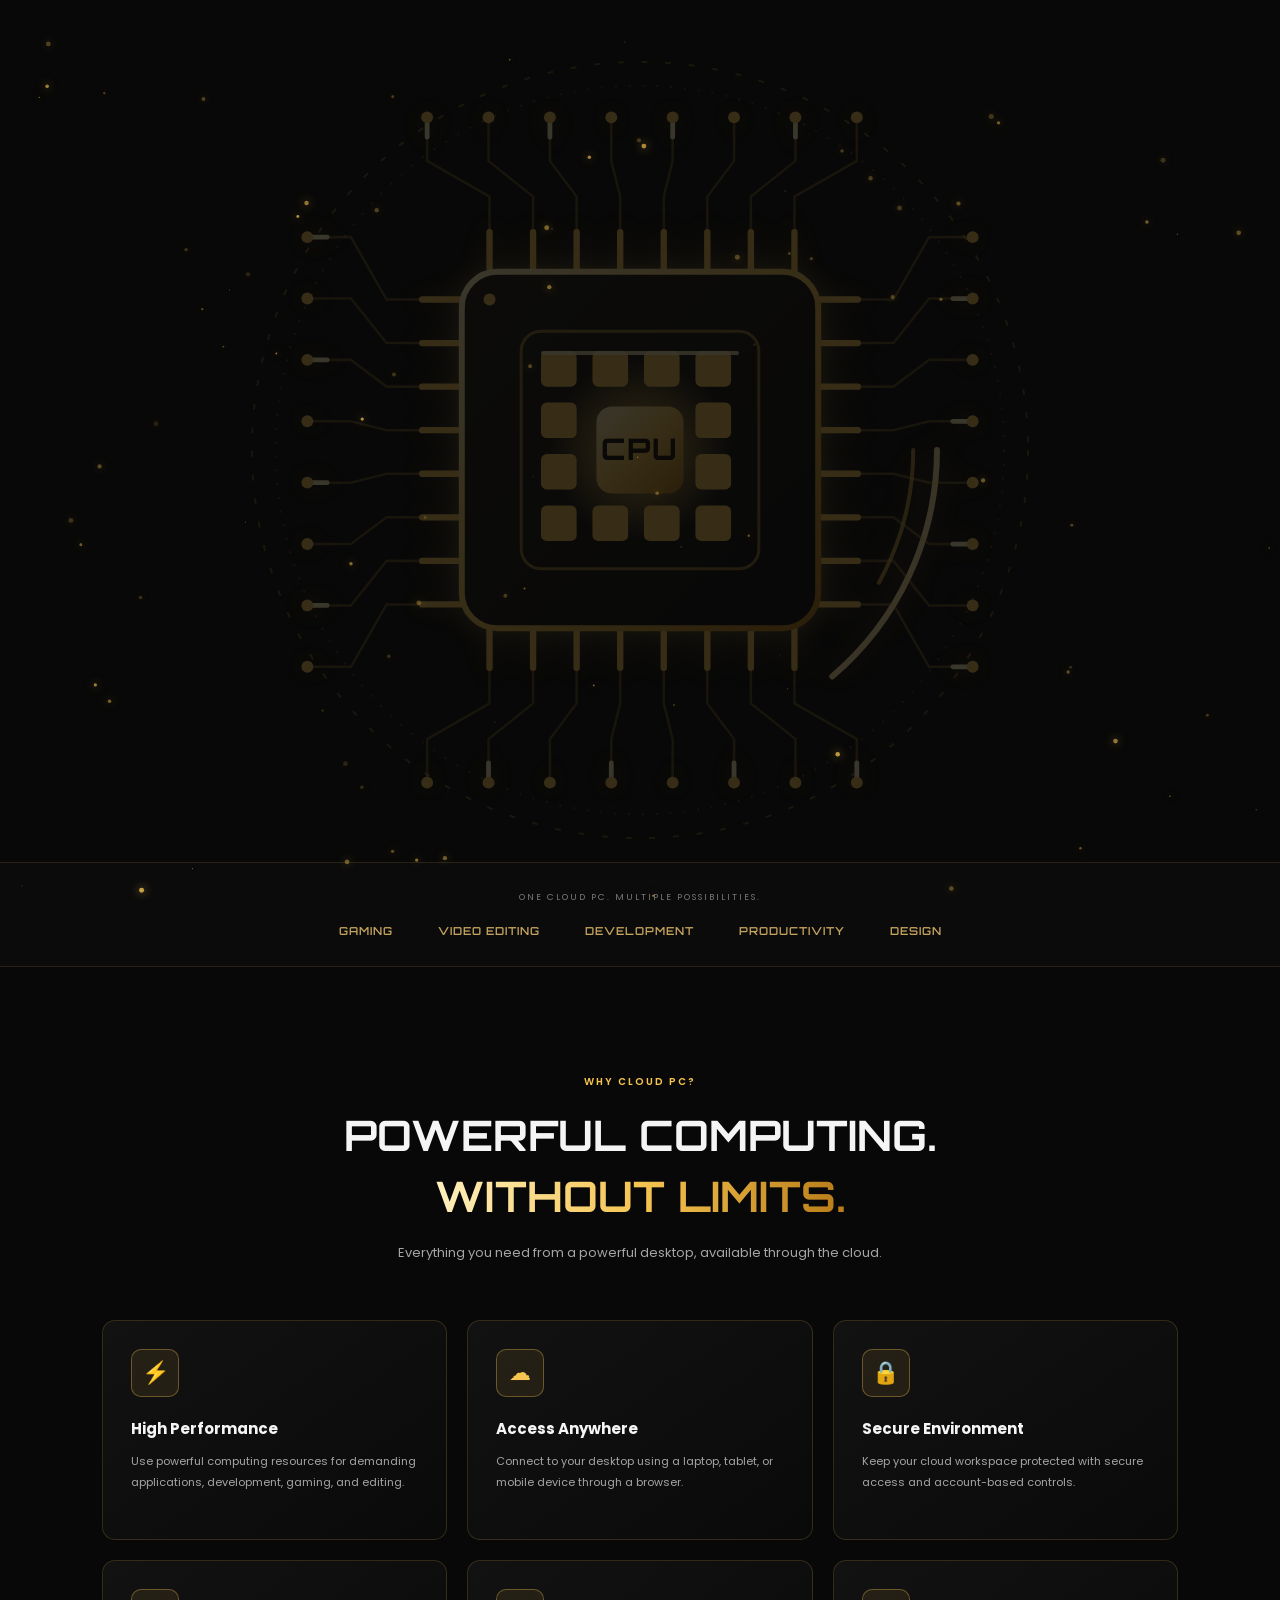
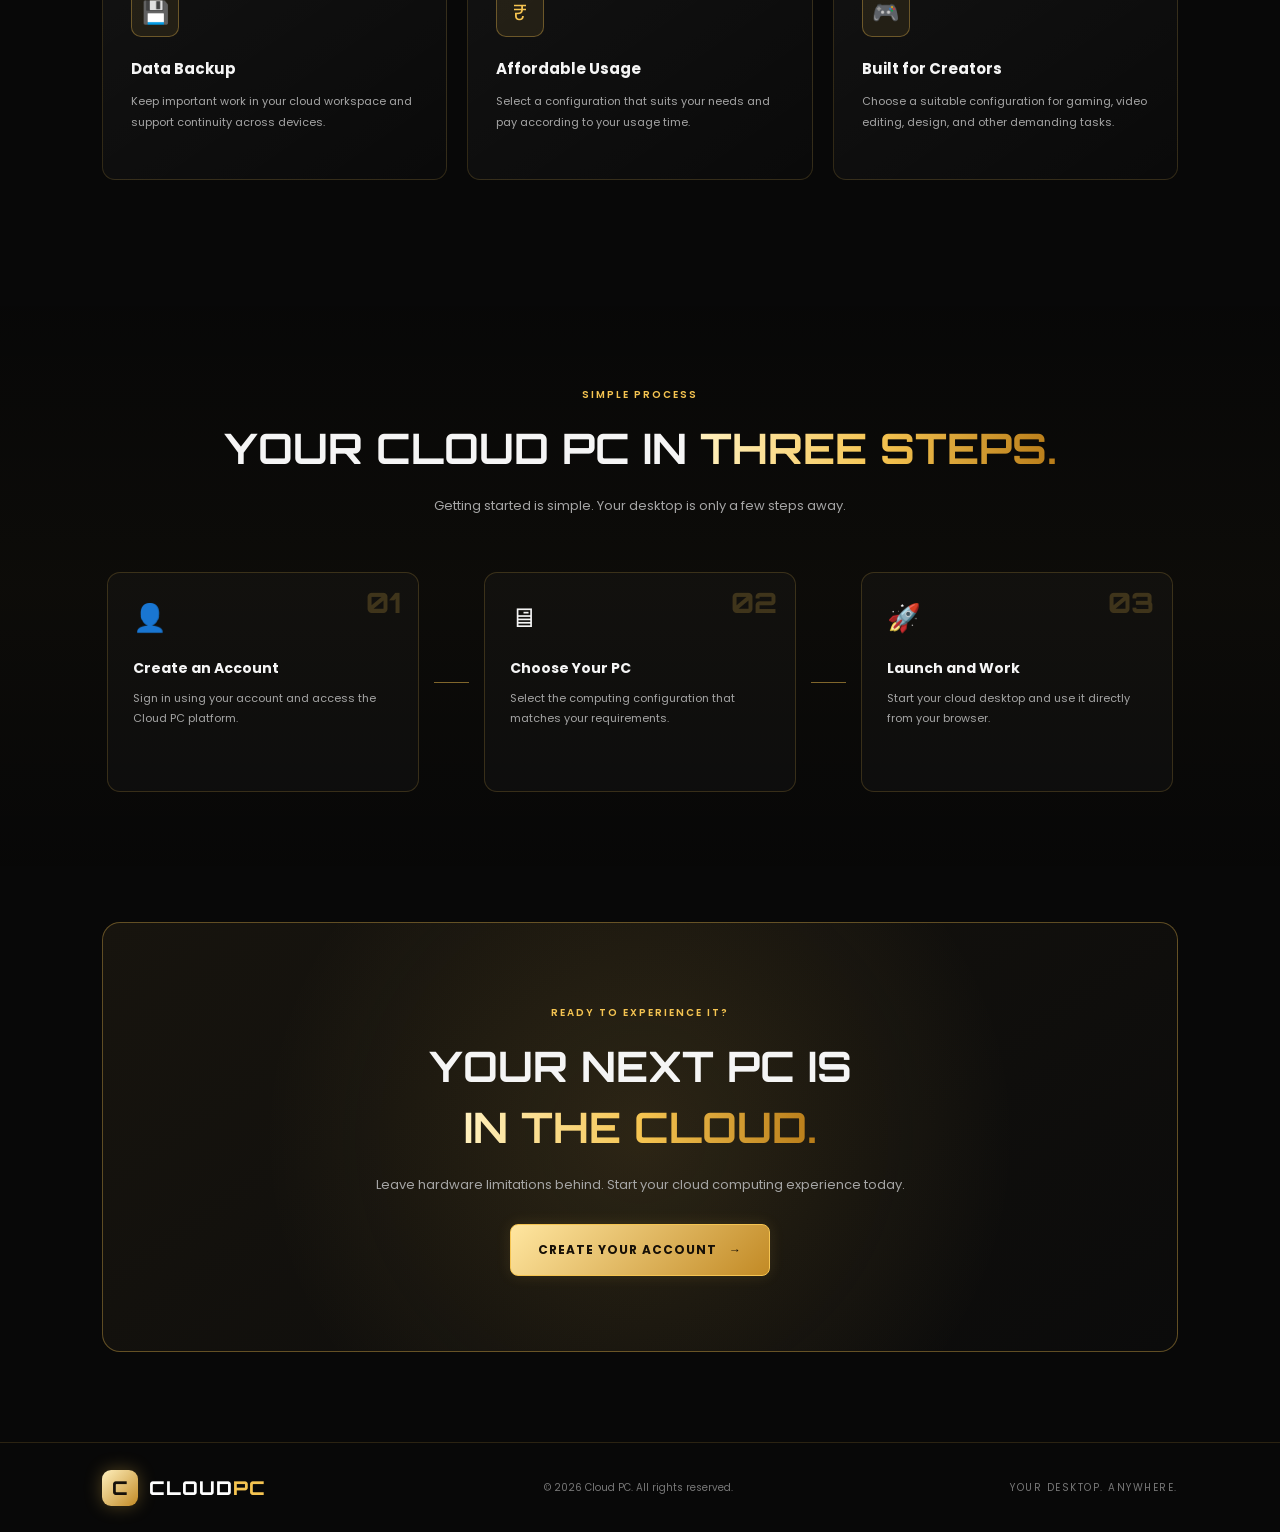
<file: index.html>
<!DOCTYPE html>
<html lang="en">
<head>
    <meta charset="UTF-8">
    <meta name="viewport" content="width=device-width, initial-scale=1.0">
    <title>Cloud PC | Your Desktop. Anywhere.</title>
    <script>document.documentElement.classList.add("has-intro");setTimeout(function(){document.documentElement.classList.add("page-ready")},7000);</script>
    <link rel="stylesheet" href="style.css">
    <link rel="preconnect" href="https://fonts.googleapis.com">
    <link rel="preconnect" href="https://fonts.gstatic.com" crossorigin>
    <link href="https://fonts.googleapis.com/css2?family=Orbitron:wght@400;500;600;700;800&family=Poppins:wght@300;400;500;600;700&display=swap" rel="stylesheet">
</head>
<body>

    <!-- Opening animation -->
    <div class="intro" id="intro">
        <div class="intro-curtain intro-top"></div>
        <div class="intro-curtain intro-bottom"></div>
        <div class="intro-center">
            <div class="intro-glow"></div>
            <div class="intro-chip chip-svg" id="introChip"></div>
            <div class="intro-logo">CLOUD<span>PC</span></div>
            <div class="intro-tagline">YOUR DESKTOP. ANYWHERE.</div>
            <div class="intro-loader">
                <div class="intro-bar"><i></i></div>
                <div class="intro-meta"><span id="introStatus">INITIALIZING CORE</span><span id="introPercent">0%</span></div>
            </div>
        </div>
        <button class="intro-skip" id="introSkip" type="button">SKIP &rsaquo;</button>
    </div>

    <!-- Golden CPU processing animation (background) -->
    <div class="bg-chip chip-svg" id="bgChip" aria-hidden="true"></div>


    <canvas id="particles"></canvas>

    <header class="navbar">
        <a href="#" class="logo">
            <span class="logo-icon">C</span>
            <span>CLOUD<span class="gold">PC</span></span>
        </a>

        <nav class="nav-links">
            <button class="nav-btn" id="navHow" type="button">HOW IT WORKS</button>
            <button class="nav-btn" data-info="about">ABOUT</button>
            <button class="nav-btn" data-info="settings">SETTINGS</button>
            <button class="nav-btn" data-info="profile">PROFILE</button>
        </nav>

        <div class="nav-auth">
            <button class="btn btn-outline" id="navLogin">Login</button>
            <button class="btn btn-gold" id="navSignup">Sign Up</button>
        </div>

        <button class="menu-toggle" id="menuToggle" aria-label="Open navigation">
            <span></span><span></span><span></span>
        </button>
    </header>

    <main>
        <section class="hero">
            <div class="hero-content">
                <div class="eyebrow">
                    <span class="status-dot"></span>
                    THE FUTURE OF PERSONAL COMPUTING
                </div>

                <h1 class="hero-title">
                    YOUR DESKTOP.<br>
                    <span class="gold-text">ANYWHERE.</span>
                </h1>

                <p class="hero-description">
                    Experience the power of a high-performance PC directly
                    through your browser. No expensive hardware. No complicated
                    setup. Just connect, choose your PC, and start working.
                </p>

                <div class="hero-actions">
                    <button class="btn btn-gold btn-large" id="heroSignup">
                        GET STARTED <span>→</span>
                    </button>
                    <button class="btn btn-outline btn-large" id="heroLogin">
                        LOGIN TO CLOUD PC
                    </button>
                    <button class="btn btn-outline btn-how" id="heroHow" type="button">
                        &#9654; HOW IT WORKS
                    </button>
                </div>

                <div class="hero-stats">
                    <div class="stat">
                        <strong>24/7</strong>
                        <span>ACCESS</span>
                    </div>
                    <div class="stat-divider"></div>
                    <div class="stat">
                        <strong>ANY</strong>
                        <span>DEVICE</span>
                    </div>
                    <div class="stat-divider"></div>
                    <div class="stat">
                        <strong>SECURE</strong>
                        <span>CLOUD STORAGE</span>
                    </div>
                </div>
            </div>

            <div class="hero-visual">
                <div class="orbit orbit-one"></div>
                <div class="orbit orbit-two"></div>

                <div class="pc-glow"></div>

                <div class="computer-card">
                    <div class="computer-top">
                        <div class="window-dots">
                            <span></span><span></span><span></span>
                        </div>
                        <span class="computer-label">CLOUD PC SYSTEM</span>
                        <span class="online-label">
                            <i></i> ONLINE
                        </span>
                    </div>

                    <div class="computer-screen">
                        <div class="screen-content">
                            <div class="screen-logo">CLOUD<span>PC</span></div>
                            <p>YOUR POWERFUL DESKTOP</p>

                            <div class="screen-grid">
                                <div class="screen-feature">
                                    <span>CPU</span>
                                    <strong>HIGH</strong>
                                    <div class="progress"><i style="width:85%"></i></div>
                                </div>
                                <div class="screen-feature">
                                    <span>MEMORY</span>
                                    <strong>32 GB</strong>
                                    <div class="progress"><i style="width:70%"></i></div>
                                </div>
                                <div class="screen-feature">
                                    <span>STORAGE</span>
                                    <strong>1 TB</strong>
                                    <div class="progress"><i style="width:60%"></i></div>
                                </div>
                                <div class="screen-feature">
                                    <span>STATUS</span>
                                    <strong class="ready">READY</strong>
                                    <div class="progress"><i style="width:100%"></i></div>
                                </div>
                            </div>

                            <div class="screen-footer">
                                <span>● SYSTEM READY</span>
                                <span>SECURE CONNECTION</span>
                            </div>
                        </div>
                    </div>
                    <div class="computer-stand"></div>
                    <div class="computer-base"></div>
                </div>

                <div class="floating-card floating-left">
                    <span class="floating-icon">⚡</span>
                    <div>
                        <strong>High Performance</strong>
                        <small>Power without limits</small>
                    </div>
                </div>

                <div class="floating-card floating-right">
                    <span class="floating-icon">☁</span>
                    <div>
                        <strong>Cloud Connected</strong>
                        <small>Access from anywhere</small>
                    </div>
                </div>
            </div>
        </section>

        <section class="trust-strip">
            <p>ONE CLOUD PC. MULTIPLE POSSIBILITIES.</p>
            <div class="trust-items">
                <span>GAMING</span>
                <span>VIDEO EDITING</span>
                <span>DEVELOPMENT</span>
                <span>PRODUCTIVITY</span>
                <span>DESIGN</span>
            </div>
        </section>

        <section class="features section" id="features">
            <div class="section-heading">
                <span class="section-tag">WHY CLOUD PC?</span>
                <h2>POWERFUL COMPUTING.<br><span class="gold-text">WITHOUT LIMITS.</span></h2>
                <p>Everything you need from a powerful desktop, available through the cloud.</p>
            </div>

            <div class="feature-grid">
                <article class="feature-card">
                    <div class="feature-icon">⚡</div>
                    <h3>High Performance</h3>
                    <p>Use powerful computing resources for demanding applications, development, gaming, and editing.</p>
                </article>

                <article class="feature-card">
                    <div class="feature-icon">☁</div>
                    <h3>Access Anywhere</h3>
                    <p>Connect to your desktop using a laptop, tablet, or mobile device through a browser.</p>
                </article>

                <article class="feature-card">
                    <div class="feature-icon">🔒</div>
                    <h3>Secure Environment</h3>
                    <p>Keep your cloud workspace protected with secure access and account-based controls.</p>
                </article>

                <article class="feature-card">
                    <div class="feature-icon">💾</div>
                    <h3>Data Backup</h3>
                    <p>Keep important work in your cloud workspace and support continuity across devices.</p>
                </article>

                <article class="feature-card">
                    <div class="feature-icon">₹</div>
                    <h3>Affordable Usage</h3>
                    <p>Select a configuration that suits your needs and pay according to your usage time.</p>
                </article>

                <article class="feature-card">
                    <div class="feature-icon">🎮</div>
                    <h3>Built for Creators</h3>
                    <p>Choose a suitable configuration for gaming, video editing, design, and other demanding tasks.</p>
                </article>
            </div>
        </section>

        <section class="how-section section">
            <div class="section-heading">
                <span class="section-tag">SIMPLE PROCESS</span>
                <h2>YOUR CLOUD PC IN <span class="gold-text">THREE STEPS.</span></h2>
                <p>Getting started is simple. Your desktop is only a few steps away.</p>
            </div>

            <div class="steps">
                <div class="step-card">
                    <div class="step-number">01</div>
                    <div class="step-icon">👤</div>
                    <h3>Create an Account</h3>
                    <p>Sign in using your account and access the Cloud PC platform.</p>
                </div>

                <div class="step-line"></div>

                <div class="step-card">
                    <div class="step-number">02</div>
                    <div class="step-icon">🖥</div>
                    <h3>Choose Your PC</h3>
                    <p>Select the computing configuration that matches your requirements.</p>
                </div>

                <div class="step-line"></div>

                <div class="step-card">
                    <div class="step-number">03</div>
                    <div class="step-icon">🚀</div>
                    <h3>Launch and Work</h3>
                    <p>Start your cloud desktop and use it directly from your browser.</p>
                </div>
            </div>
        </section>

        <section class="cta-section">
            <div class="cta-content">
                <span class="section-tag">READY TO EXPERIENCE IT?</span>
                <h2>YOUR NEXT PC IS<br><span class="gold-text">IN THE CLOUD.</span></h2>
                <p>Leave hardware limitations behind. Start your cloud computing experience today.</p>
                <button class="btn btn-gold btn-large" id="bottomSignup">
                    CREATE YOUR ACCOUNT <span>→</span>
                </button>
            </div>
        </section>
    </main>

    <footer>
        <a href="#" class="logo">
            <span class="logo-icon">C</span>
            <span>CLOUD<span class="gold">PC</span></span>
        </a>
        <p>© 2026 Cloud PC. All rights reserved.</p>
        <span class="footer-caption">YOUR DESKTOP. ANYWHERE.</span>
    </footer>

    <!-- Authentication modal -->
    <div class="modal-overlay" id="authModal">
        <div class="modal">
            <button class="modal-close" id="closeAuth">&times;</button>
            <div class="modal-logo">CLOUD<span class="gold">PC</span></div>
            <h2 id="authTitle">Welcome Back</h2>
            <p id="authSubtitle">Login to access your cloud desktop.</p>

            <form id="authForm">
                <div id="nameField" class="form-field hidden">
                    <label for="userName">Full Name</label>
                    <input type="text" id="userName" placeholder="Enter your name">
                </div>

                <div class="form-field">
                    <label for="userEmail">Email Address</label>
                    <input type="email" id="userEmail" placeholder="Enter your email" required>
                </div>

                <div class="form-field">
                    <label for="userPassword">Password</label>
                    <input type="password" id="userPassword" placeholder="Enter your password" required minlength="6">
                </div>

                <button type="submit" class="btn btn-gold modal-submit" id="authSubmit">
                    LOGIN
                </button>
            </form>

            <p class="switch-auth">
                <span id="switchText">Don't have an account?</span>
                <button id="switchAuth">Sign Up</button>
            </p>
            <p class="auth-message" id="authMessage"></p>
        </div>
    </div>

    <!-- Information modal -->
    <div class="modal-overlay" id="infoModal">
        <div class="modal info-modal">
            <button class="modal-close" id="closeInfo">&times;</button>
            <div class="modal-logo">CLOUD<span class="gold">PC</span></div>
            <h2 id="infoTitle">About Cloud PC</h2>
            <div id="infoContent"></div>
        </div>
    </div>

    <!-- How it works: sliding window -->
    <aside class="how-drawer" id="howDrawer" aria-hidden="true">
        <div class="how-backdrop" id="howBackdrop"></div>
        <div class="how-panel" role="dialog" aria-label="How Cloud PC works">
            <button class="modal-close" id="howClose" type="button" aria-label="Close">&times;</button>
            <div class="modal-logo">HOW IT <span class="gold">WORKS</span></div>
            <div class="how-viewport" id="howViewport">
                <div class="how-track" id="howTrack"></div>
            </div>
            <div class="how-progress"><i id="howProgress"></i></div>
            <div class="how-controls">
                <button class="btn btn-outline" id="howPrev" type="button">&lsaquo; BACK</button>
                <div class="how-dots" id="howDots"></div>
                <button class="btn btn-gold" id="howNext" type="button">NEXT &rsaquo;</button>
            </div>
        </div>
    </aside>

    <script src="script.js"></script>
</body>
</html>
</file>
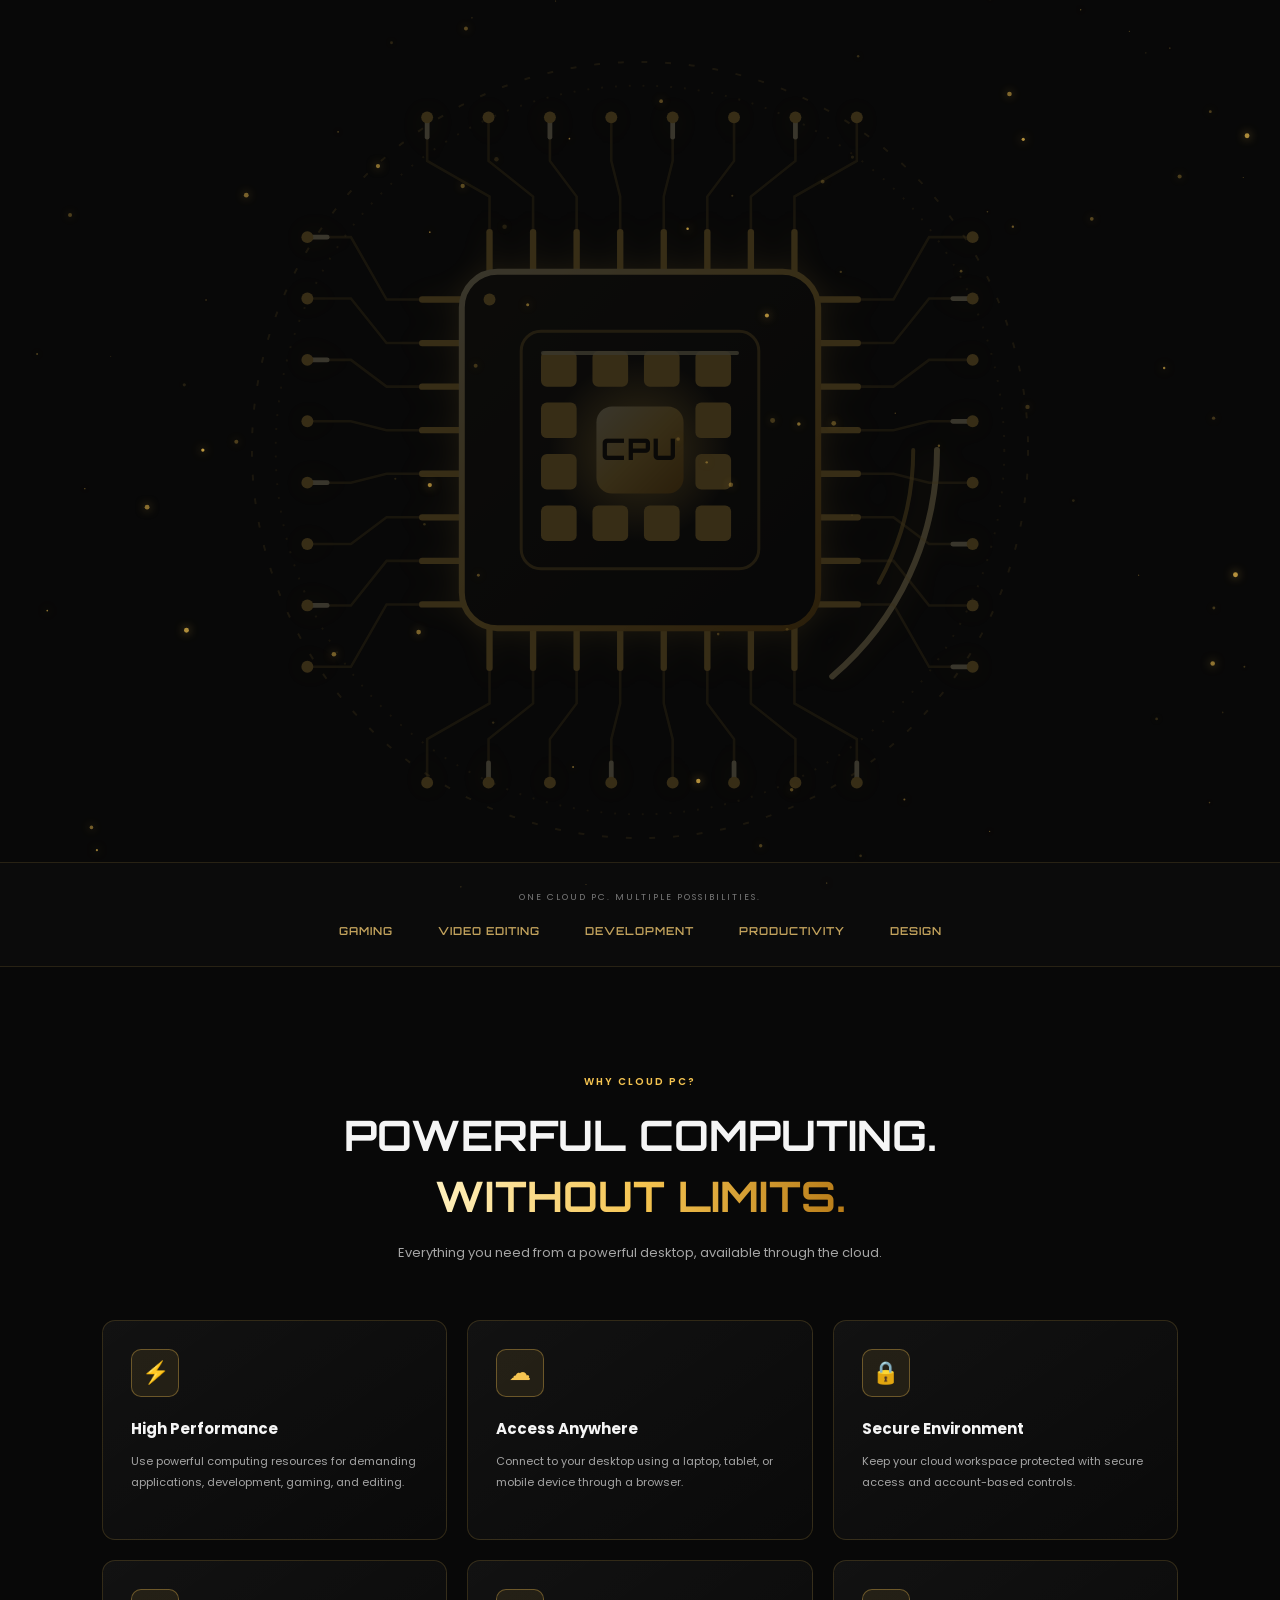
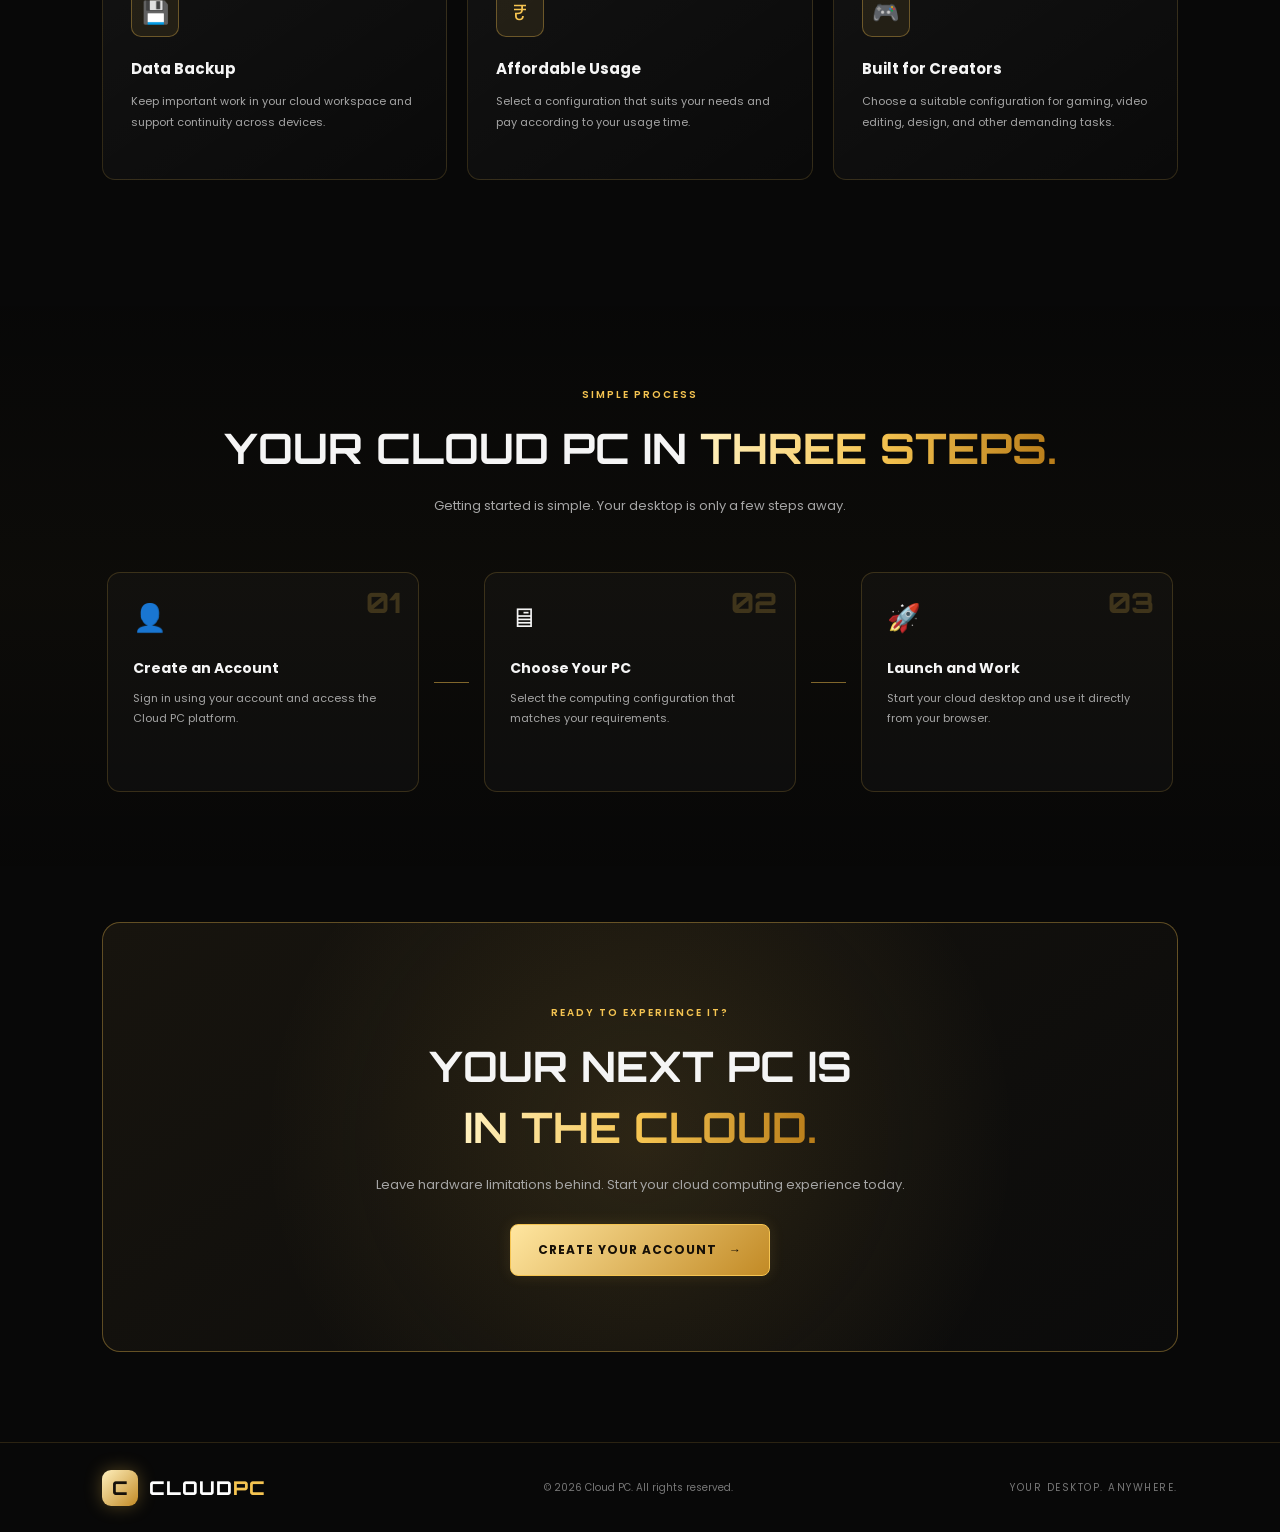
<file: dashboard.html>
<!DOCTYPE html>
<html lang="en">
<head>
    <meta charset="UTF-8">
    <meta name="viewport" content="width=device-width, initial-scale=1.0">
    <title>Cloud PC | Your Desktop Anywhere</title>
    <link rel="stylesheet" href="dashboard.css">
</head>
<body class="booting">

    <!-- Opening animation -->
    <div class="boot-overlay" id="bootOverlay">
        <div class="boot-ring"><span>C</span></div>
        <div class="boot-title">CLOUD<span>PC</span></div>
        <div class="boot-text" id="bootText">Preparing your workspace…</div>
        <div class="boot-bar"><i></i></div>
    </div>

    <div class="background-glow glow-one"></div>
    <div class="background-glow glow-two"></div>
    <canvas id="particleCanvas"></canvas>

    <!-- DASHBOARD SCREEN -->
    <section id="cloudDashboard" class="screen dashboard-screen">
        <aside class="sidebar">
            <div class="brand sidebar-brand"><span class="brand-mark">C</span> CLOUD<span>PC</span></div>

            <div class="sidebar-account">
                <div class="avatar" id="sidebarAvatar">U</div>
                <div>
                    <strong id="sidebarUserName">User</strong>
                    <small>Cloud account</small>
                </div>
            </div>

            <div class="sidebar-label">WORKSPACE</div>
            <nav class="sidebar-nav">
                <button class="side-link active" data-panel="overview"><span>▦</span> Dashboard</button>
                <button class="side-link" data-panel="plans"><span>▣</span> Choose Cloud PC</button>
                <button class="side-link" data-panel="my-pcs"><span>▤</span> My Cloud PCs</button>
                <button class="side-link" data-panel="transfer"><span>⇄</span> File Transfer</button>
            </nav>

            <div class="sidebar-label">ACCOUNT</div>
            <nav class="sidebar-nav">
                <button class="side-link" data-panel="credits"><span>◈</span> Credits</button>
                <button class="side-link" data-panel="history"><span>◷</span> History</button>
                <button class="side-link" data-panel="profile"><span>◉</span> Profile</button>
                <button class="side-link" data-panel="settings"><span>⚙</span> Settings</button>
                <button class="side-link" data-panel="about"><span>ⓘ</span> About</button>
            </nav>

            <div class="sidebar-bottom">
                <div class="sidebar-credit">
                    <small>AVAILABLE CREDITS</small>
                    <strong><span id="sidebarCredits">100</span> <small>CR</small></strong>
                    <button onclick="showDashboardPanel('credits')">Manage credits →</button>
                </div>
                <button class="side-link logout-link" onclick="logout()"><span>↪</span> Log out</button>
            </div>
        </aside>

        <main class="dashboard-main">
            <header class="dashboard-header">
                <div>
                    <div class="eyebrow">CLOUD COMPUTING PLATFORM</div>
                    <h2 id="panelHeading">Dashboard</h2>
                </div>
                <div class="header-right">
                    <div class="connection-status"><span class="status-dot"></span> All systems operational</div>
                    <button class="header-avatar" onclick="showDashboardPanel('profile')" id="headerAvatar">U</button>
                </div>
            </header>

            <!-- OVERVIEW -->
            <section class="dashboard-panel active" id="panel-overview">
                <div class="welcome-banner">
                    <div>
                        <div class="eyebrow">YOUR CLOUD WORKSPACE</div>
                        <h1>Welcome back, <span id="welcomeName">User</span>.</h1>
                        <p>Your computing environment is ready. Choose a PC configuration and start working.</p>
                        <button class="primary-btn" onclick="showDashboardPanel('plans')">Explore Cloud PCs →</button>
                    </div>
                    <div class="banner-graphic">
                        <div class="monitor-graphic">
                            <div class="monitor-screen"><span>CLOUD</span><strong>PC</strong><i></i></div>
                            <div class="monitor-stand"></div>
                        </div>
                    </div>
                </div>

                <div class="stats-grid">
                    <div class="stat-card">
                        <span>AVAILABLE CREDITS</span>
                        <strong id="overviewCredits">100 CR</strong>
                        <small>Your current balance</small>
                    </div>
                    <div class="stat-card">
                        <span>MY CLOUD PCS</span>
                        <strong id="overviewPCs">0</strong>
                        <small>Saved configurations</small>
                    </div>
                    <div class="stat-card">
                        <span>ACTIVITY RECORDS</span>
                        <strong id="overviewHistory">0</strong>
                        <small>Account activities</small>
                    </div>
                </div>

                <div class="section-heading">
                    <div><h3>Recommended Cloud PCs</h3><p>Choose a configuration for your workload.</p></div>
                    <button class="text-btn" onclick="showDashboardPanel('plans')">View all plans →</button>
                </div>

                <div class="plan-grid">
                    <article class="plan-card">
                        <div class="plan-icon">▤</div><span class="plan-tag">STARTER</span>
                        <h3>Basic</h3><p>For everyday computing and browsing.</p>
                        <strong>5 <small>CR / hour</small></strong>
                        <button class="outline-btn" onclick="selectCloudPC('basic')">Select PC</button>
                    </article>
                    <article class="plan-card featured">
                        <div class="plan-icon">◈</div><span class="plan-tag">POPULAR</span>
                        <h3>Professional</h3><p>For productivity and development.</p>
                        <strong>10 <small>CR / hour</small></strong>
                        <button class="primary-btn" onclick="selectCloudPC('professional')">Select PC</button>
                    </article>
                    <article class="plan-card">
                        <div class="plan-icon">▧</div><span class="plan-tag">PERFORMANCE</span>
                        <h3>Gaming</h3><p>For gaming and GPU-intensive work.</p>
                        <strong>20 <small>CR / hour</small></strong>
                        <button class="outline-btn" onclick="selectCloudPC('gaming')">Select PC</button>
                    </article>
                </div>

                <div class="section-heading"><div><h3>Recent activity</h3><p>Your latest account events.</p></div>
                    <button class="text-btn" onclick="showDashboardPanel('history')">View history →</button>
                </div>
                <div class="activity-list" id="recentActivity"></div>
            </section>

            <!-- CHOOSE PC -->
            <section class="dashboard-panel" id="panel-plans">
                <div class="page-intro"><div class="eyebrow">CONFIGURE YOUR WORKSPACE</div><h2>Choose your Cloud PC</h2><p>Select the computing power that matches your requirements. Demo prices are charged in credits per hour.</p></div>
                <div class="all-plans-grid" id="allPlansGrid"></div>
                <div class="notice">These are demonstration configurations. Actual cloud hardware, GPU access and remote desktop connectivity require a cloud infrastructure backend.</div>
            </section>

            <!-- MY PCS -->
            <section class="dashboard-panel" id="panel-my-pcs">
                <div class="page-intro"><div class="eyebrow">YOUR CONFIGURATIONS</div><h2>My Cloud PCs</h2><p>Manage your saved Cloud PC configurations and launch a desktop.</p></div>
                <div id="myPCList" class="my-pc-list"></div>
                <button class="primary-btn" onclick="showDashboardPanel('plans')">+ Add a Cloud PC</button>
            </section>

            <!-- FILE TRANSFER -->
            <section class="dashboard-panel" id="panel-transfer">
                <div class="page-intro"><div class="eyebrow">MOVE YOUR DATA</div><h2>File Transfer</h2><p>Transfer files between this device and the Cloud PC demo workspace.</p></div>
                <div class="transfer-grid">
                    <div class="transfer-card">
                        <div class="transfer-icon">↑</div><h3>Upload to Cloud PC</h3>
                        <p>Select files from your local device. They will be added to this browser demo's transfer list.</p>
                        <input type="file" id="uploadInput" multiple>
                        <button class="primary-btn" onclick="uploadCloudFiles()">Upload selected files</button>
                    </div>
                    <div class="transfer-card">
                        <div class="transfer-icon">↓</div><h3>Download to device</h3>
                        <p>Download files from the transfer list to your local device.</p>
                        <button class="outline-btn" onclick="downloadCloudBackup()">Download transfer list</button>
                    </div>
                </div>
                <div class="section-heading"><div><h3>Transferred files</h3><p>Files selected during this browser session.</p></div></div>
                <div id="transferredFiles" class="file-list"></div>
                <div class="notice">This prototype uses browser file access. It does not upload files to a remote server.</div>
            </section>

            <!-- CREDITS -->
            <section class="dashboard-panel" id="panel-credits">
                <div class="page-intro"><div class="eyebrow">ACCOUNT BALANCE</div><h2>Credits</h2><p>Manage your demo Cloud PC credits.</p></div>
                <div class="credit-balance-card">
                    <span>YOUR AVAILABLE BALANCE</span>
                    <strong><span id="creditBalance">100</span> <small>CR</small></strong>
                    <p>Credits are used for simulated PC launch charges.</p>
                </div>
                <div class="section-heading"><div><h3>Add demo credits</h3><p>Select a demo credit package.</p></div></div>
                <div class="credit-packages">
                    <div class="credit-package"><h3>Starter</h3><strong>100 CR</strong><p>Demo package</p><button class="outline-btn" onclick="addDemoCredits(100)">Add credits</button></div>
                    <div class="credit-package"><h3>Standard</h3><strong>500 CR</strong><p>Demo package</p><button class="outline-btn" onclick="addDemoCredits(500)">Add credits</button></div>
                    <div class="credit-package"><h3>Power</h3><strong>1000 CR</strong><p>Demo package</p><button class="primary-btn" onclick="addDemoCredits(1000)">Add credits</button></div>
                </div>
                <div class="notice">No real payment is processed. These buttons only update the local demo balance.</div>
            </section>

            <!-- HISTORY -->
            <section class="dashboard-panel" id="panel-history">
                <div class="page-intro"><div class="eyebrow">ACCOUNT RECORDS</div><h2>Activity History</h2><p>Review your recent Cloud PC activities.</p></div>
                <div class="history-toolbar"><span>Recent events</span><button class="text-btn" onclick="clearActivityHistory()">Clear history</button></div>
                <div id="historyList" class="activity-list"></div>
            </section>

            <!-- PROFILE -->
            <section class="dashboard-panel" id="panel-profile">
                <div class="page-intro"><div class="eyebrow">ACCOUNT DETAILS</div><h2>My Profile</h2><p>View and update your local demo account details.</p></div>
                <div class="profile-card">
                    <div class="large-avatar" id="profileAvatar">U</div>
                    <div class="profile-fields">
                        <label>Full name</label><input id="profileName" type="text" placeholder="Your name">
                        <label>Email or mobile number</label><input id="profileContact" type="text" disabled>
                        <button class="primary-btn" onclick="saveProfile()">Save profile</button>
                    </div>
                </div>
            </section>

            <!-- SETTINGS -->
            <section class="dashboard-panel" id="panel-settings">
                <div class="page-intro"><div class="eyebrow">PREFERENCES</div><h2>Settings</h2><p>Customize the appearance of your Cloud PC dashboard.</p></div>
                <div class="settings-card">
                    <div><h3>Accent color</h3><p>Change the highlight color used across the interface.</p></div>
                    <select id="accentSelect" onchange="changeAccent(this.value)">
                        <option value="gold">Gold</option><option value="blue">Blue</option><option value="purple">Purple</option><option value="green">Green</option>
                    </select>
                </div>
                <div class="settings-card">
                    <div><h3>Interface animations</h3><p>Enable or disable interface animations.</p></div>
                    <label class="switch"><input id="animationToggle" type="checkbox" checked onchange="toggleAnimations(this.checked)"><span></span></label>
                </div>
                <div class="settings-card">
                    <div><h3>Reset demo data</h3><p>Clear saved PCs, credits, history and preferences.</p></div>
                    <button class="danger-btn" onclick="resetDemoData()">Reset data</button>
                </div>
            </section>

            <!-- ABOUT -->
            <section class="dashboard-panel" id="panel-about">
                <div class="page-intro"><div class="eyebrow">ABOUT THE PLATFORM</div><h2>Computing without boundaries.</h2><p>A Cloud PC concept that makes powerful computing accessible from different devices.</p></div>
                <div class="about-card">
                    <h3>Your desktop, delivered through the cloud.</h3>
                    <p>Cloud PC is designed to let users access a desktop environment through a browser on a laptop, desktop, tablet or mobile device. Instead of depending entirely on expensive local hardware, users can select a computing configuration based on their requirements.</p>
                    <p>The concept is intended for users who need additional computing power for productivity, development, gaming, video editing and other demanding workloads without owning a high-end physical computer.</p>
                    <div class="about-feature-grid">
                        <div><strong>01</strong><h4>Access anywhere</h4><p>Connect from supported devices through a browser.</p></div>
                        <div><strong>02</strong><h4>Flexible configurations</h4><p>Choose a PC plan based on your workload.</p></div>
                        <div><strong>03</strong><h4>Usage-based concept</h4><p>Pay according to the time and resources used.</p></div>
                        <div><strong>04</strong><h4>Centralized data concept</h4><p>Keep computing resources and files in a managed environment.</p></div>
                    </div>
                    <div class="notice">This is a front-end demonstration. Real remote computing, secure authentication, cloud backup and billing must be implemented using backend services.</div>
                </div>
            </section>
        </main>
    </section>

    <!-- CLOUD DESKTOP SCREEN -->
    <section id="desktopScreen" class="screen desktop-screen">
        <div class="desktop-topbar">
            <div class="brand"><span class="brand-mark">C</span> CLOUD<span>PC</span></div>
            <div class="desktop-top-actions">
                <span class="desktop-status"><span class="status-dot"></span> Connected (Demo)</span>
                <button onclick="returnToDashboard()">Cloud PC Dashboard</button>
                <button onclick="logout()">Sign out</button>
            </div>
        </div>

        <div class="desktop-area" id="desktopArea">
            <div class="desktop-welcome">
                <div class="desktop-orb">C</div>
                <h1>Welcome to your Cloud PC</h1>
                <p id="desktopWelcome">Your workspace is ready.</p>
                <span class="desktop-hint">Select an application to get started</span>
            </div>

            <div class="desktop-icons">
                <button class="desktop-icon" onclick="openApp('fileManager')"><span>📁</span>File Manager</button>
                <button class="desktop-icon" onclick="openApp('notepad')"><span>📝</span>Notepad</button>
                <button class="desktop-icon" onclick="openApp('calculator')"><span>🧮</span>Calculator</button>
                <button class="desktop-icon" onclick="openApp('browser')"><span>🌐</span>Browser</button>
                <button class="desktop-icon" onclick="openApp('terminal')"><span>⌨</span>Terminal</button>
                <button class="desktop-icon" onclick="openApp('settings')"><span>⚙</span>Settings</button>
                <button class="desktop-icon" onclick="openApp('about')"><span>ⓘ</span>About</button>
                <button class="desktop-icon" onclick="openApp('paint')"><span>🎨</span>Paint</button>
            </div>

            <div id="windowLayer"></div>
        </div>

        <footer class="taskbar">
            <button class="taskbar-start" onclick="toggleStartMenu()">C</button>
            <div class="taskbar-apps" id="taskbarApps"></div>
            <div class="taskbar-right"><span id="desktopClock"></span><button onclick="returnToDashboard()">☁</button></div>
        </footer>

        <div id="startMenu" class="start-menu hidden">
            <div class="start-menu-title">Cloud PC</div>
            <div class="start-menu-grid">
                <button onclick="openApp('fileManager');toggleStartMenu()">📁<span>Files</span></button>
                <button onclick="openApp('notepad');toggleStartMenu()">📝<span>Notepad</span></button>
                <button onclick="openApp('calculator');toggleStartMenu()">🧮<span>Calculator</span></button>
                <button onclick="openApp('browser');toggleStartMenu()">🌐<span>Browser</span></button>
                <button onclick="openApp('terminal');toggleStartMenu()">⌨<span>Terminal</span></button>
                <button onclick="openApp('paint');toggleStartMenu()">🎨<span>Paint</span></button>
            </div>
            <button class="start-logout" onclick="logout()">Sign out</button>
        </div>
    </section>

    <div id="toast" class="toast"></div>

    <script src="dashboard.js"></script>
</body>
</html>
</file>
<file: style.css>
:root {
    --accent: #f5c451;
    --accent-light: #ffe6a0;
    --background: #080808;
    --surface: #111111;
    --text: #f5f5f5;
    --muted: #a5a5a5;
}

* {
    margin: 0;
    padding: 0;
    box-sizing: border-box;
}

html {
    scroll-behavior: smooth;
}

body {
    background: var(--background);
    color: var(--text);
    font-family: 'Poppins', sans-serif;
    overflow-x: hidden;
}

button {
    font-family: inherit;
}

.gold {
    color: var(--accent);
}

.gold-text {
    background: linear-gradient(90deg, #fff0bd, #f5c451, #b77b18);
    -webkit-background-clip: text;
    background-clip: text;
    color: transparent;
}

#particles {
    position: fixed;
    inset: 0;
    width: 100%;
    height: 100%;
    pointer-events: none;
    z-index: 0;
}

/* NAVIGATION */

.navbar {
    width: 100%;
    min-height: 82px;
    padding: 0 7%;
    display: flex;
    justify-content: space-between;
    align-items: center;
    position: relative;
    z-index: 10;
    background: rgba(8, 8, 8, 0.85);
    border-bottom: 1px solid rgba(245, 196, 81, 0.15);
    backdrop-filter: blur(18px);
}

.logo {
    display: flex;
    align-items: center;
    gap: 11px;
    color: white;
    text-decoration: none;
    font-family: 'Orbitron', sans-serif;
    font-size: 19px;
    font-weight: 800;
    letter-spacing: 1px;
}

.logo-icon {
    width: 36px;
    height: 36px;
    display: grid;
    place-items: center;
    color: #15100a;
    background: linear-gradient(135deg, #fff0bd, #c28a25);
    border-radius: 9px;
    box-shadow: 0 0 18px rgba(245, 196, 81, 0.3);
}

.nav-links,
.nav-auth {
    display: flex;
    align-items: center;
    gap: 12px;
}

.nav-btn {
    position: relative;
    padding: 11px 17px;
    border: 1px solid transparent;
    border-radius: 8px;
    background: transparent;
    color: #ddd;
    font-size: 11px;
    font-weight: 600;
    letter-spacing: 1.2px;
    cursor: pointer;
    overflow: hidden;
    transition: all 0.35s ease;
}

.nav-btn::before,
.btn-outline::before {
    content: "";
    position: absolute;
    top: 0;
    left: -130%;
    width: 65%;
    height: 100%;
    background: linear-gradient(
        90deg,
        transparent,
        rgba(255, 255, 255, 0.45),
        transparent
    );
    transform: skewX(-25deg);
    transition: left 0.6s ease;
}

.nav-btn:hover {
    background: linear-gradient(135deg, #ffe6a0, #c28a25);
    color: #171007;
    border-color: var(--accent);
    transform: translateY(-3px);
    box-shadow: 0 0 15px rgba(245, 196, 81, 0.35);
}

.nav-btn:hover::before,
.btn-outline:hover::before {
    left: 150%;
}

.btn {
    position: relative;
    display: inline-flex;
    justify-content: center;
    align-items: center;
    gap: 12px;
    padding: 11px 23px;
    border-radius: 8px;
    font-size: 12px;
    font-weight: 700;
    letter-spacing: 1px;
    cursor: pointer;
    overflow: hidden;
    transition: all 0.3s ease;
}

.btn-gold {
    border: 1px solid var(--accent);
    color: #171007;
    background: linear-gradient(135deg, #ffe6a0, #c28a25);
    box-shadow: 0 0 15px rgba(245, 196, 81, 0.12);
}

.btn-gold:hover {
    transform: translateY(-4px);
    box-shadow:
        0 0 12px rgba(245, 196, 81, 0.6),
        0 0 28px rgba(245, 196, 81, 0.3);
}

.btn-outline {
    border: 1px solid var(--accent);
    background: rgba(245, 196, 81, 0.04);
    color: var(--accent);
}

.btn-outline:hover {
    color: #171007;
    background: linear-gradient(135deg, #ffe6a0, #c28a25);
    transform: translateY(-4px);
    box-shadow: 0 0 22px rgba(245, 196, 81, 0.35);
}

.btn:active,
.nav-btn:active {
    transform: scale(0.96);
}

.btn-large {
    padding: 16px 27px;
    min-height: 52px;
}

.menu-toggle {
    display: none;
    border: 0;
    background: transparent;
    cursor: pointer;
}

.menu-toggle span {
    display: block;
    width: 25px;
    height: 2px;
    margin: 5px;
    background: var(--accent);
}

/* HERO SECTION */

.hero {
    min-height: 650px;
    padding: 85px 8% 65px;
    display: grid;
    grid-template-columns: 1fr 1fr;
    align-items: center;
    gap: 40px;
    position: relative;
    z-index: 1;
}

.hero-content {
    max-width: 650px;
    animation: fadeUp 1s ease both;
}

.eyebrow {
    display: inline-flex;
    align-items: center;
    gap: 10px;
    padding: 9px 14px;
    border: 1px solid rgba(245, 196, 81, 0.3);
    border-radius: 30px;
    color: var(--accent);
    font-size: 10px;
    font-weight: 600;
    letter-spacing: 1.6px;
    background: rgba(245, 196, 81, 0.05);
    margin-bottom: 25px;
}

.status-dot,
.online-label i {
    width: 7px;
    height: 7px;
    border-radius: 50%;
    background: #63e6a0;
    box-shadow: 0 0 10px #63e6a0;
}

.hero-title {
    font-family: 'Orbitron', sans-serif;
    font-size: clamp(42px, 5vw, 68px);
    line-height: 1.17;
    font-weight: 800;
    letter-spacing: -2px;
    margin-bottom: 25px;
}

.hero-description {
    max-width: 540px;
    color: var(--muted);
    font-size: 14px;
    line-height: 2;
    margin-bottom: 32px;
}

.hero-actions {
    display: flex;
    flex-wrap: wrap;
    gap: 14px;
}

.hero-stats {
    display: flex;
    align-items: center;
    gap: 28px;
    margin-top: 50px;
}

.stat {
    display: flex;
    flex-direction: column;
    gap: 5px;
}

.stat strong {
    color: var(--accent);
    font-family: 'Orbitron', sans-serif;
    font-size: 18px;
}

.stat span {
    color: #8b8b8b;
    font-size: 9px;
    letter-spacing: 1.5px;
}

.stat-divider {
    width: 1px;
    height: 35px;
    background: rgba(245, 196, 81, 0.3);
}

/* COMPUTER VISUAL */

.hero-visual {
    min-height: 430px;
    display: flex;
    justify-content: center;
    align-items: center;
    position: relative;
    perspective: 900px;
    animation: fadeUp 1.2s ease both;
}

.orbit {
    position: absolute;
    width: 430px;
    height: 430px;
    border: 1px solid rgba(245, 196, 81, 0.12);
    border-radius: 50%;
    transform: rotateX(65deg);
}

.orbit-two {
    width: 350px;
    height: 350px;
    border-color: rgba(245, 196, 81, 0.2);
}

.pc-glow {
    position: absolute;
    width: 320px;
    height: 270px;
    border-radius: 50%;
    background: rgba(245, 174, 48, 0.12);
    filter: blur(75px);
}

.computer-card {
    width: min(390px, 90%);
    height: 280px;
    padding: 10px;
    position: relative;
    z-index: 2;
    border: 1px solid rgba(245, 196, 81, 0.65);
    border-radius: 14px;
    background: linear-gradient(145deg, #25221c, #090909);
    box-shadow:
        0 0 30px rgba(245, 196, 81, 0.16),
        0 25px 70px rgba(0, 0, 0, 0.8);
    animation: computerFloat 5s ease-in-out infinite;
}

.computer-top {
    height: 28px;
    display: flex;
    align-items: center;
    justify-content: space-between;
    padding: 0 7px;
}

.window-dots {
    display: flex;
    gap: 5px;
}

.window-dots span {
    width: 7px;
    height: 7px;
    border-radius: 50%;
    background: #b68b39;
}

.window-dots span:nth-child(2) {
    background: #888;
}

.window-dots span:nth-child(3) {
    background: #63a77c;
}

.computer-label,
.online-label {
    font-size: 8px;
    letter-spacing: 1px;
    color: #bcbcbc;
}

.online-label {
    display: flex;
    align-items: center;
    gap: 6px;
    color: #63e6a0;
}

.online-label i {
    width: 5px;
    height: 5px;
}

.computer-screen {
    height: 225px;
    border: 1px solid rgba(245, 196, 81, 0.3);
    border-radius: 6px;
    background:
        radial-gradient(circle at center, rgba(245, 196, 81, 0.13), transparent 65%),
        #080808;
    display: grid;
    place-items: center;
}

.screen-content {
    width: 83%;
}

.screen-logo {
    font-family: 'Orbitron', sans-serif;
    font-size: 25px;
    font-weight: 800;
    text-align: center;
    color: #fff;
}

.screen-logo span {
    color: var(--accent);
}

.screen-content > p {
    text-align: center;
    color: #8e8e8e;
    font-size: 7px;
    letter-spacing: 2px;
    margin: 5px 0 20px;
}

.screen-grid {
    display: grid;
    grid-template-columns: 1fr 1fr;
    gap: 15px;
}

.screen-feature {
    display: flex;
    flex-direction: column;
    gap: 5px;
}

.screen-feature span {
    font-size: 7px;
    color: #858585;
    letter-spacing: 1px;
}

.screen-feature strong {
    font-family: 'Orbitron', sans-serif;
    font-size: 11px;
    color: #eee;
}

.screen-feature .ready {
    color: #63e6a0;
}

.progress {
    width: 100%;
    height: 3px;
    border-radius: 5px;
    background: #252525;
    overflow: hidden;
}

.progress i {
    display: block;
    height: 100%;
    background: linear-gradient(90deg, #b77b18, #ffe6a0);
    border-radius: 5px;
}

.screen-footer {
    display: flex;
    justify-content: space-between;
    margin-top: 18px;
    color: #777;
    font-size: 6px;
    letter-spacing: 1px;
}

.computer-stand {
    width: 65px;
    height: 28px;
    position: absolute;
    bottom: -27px;
    left: calc(50% - 32px);
    background: linear-gradient(90deg, #302b20, #9a722b, #302b20);
    clip-path: polygon(25% 0, 75% 0, 100% 100%, 0 100%);
}

.computer-base {
    width: 125px;
    height: 8px;
    position: absolute;
    bottom: -34px;
    left: calc(50% - 62px);
    border-radius: 50%;
    background: linear-gradient(90deg, #28241d, #c08b31, #28241d);
}

.floating-card {
    position: absolute;
    z-index: 3;
    display: flex;
    align-items: center;
    gap: 12px;
    padding: 13px 16px;
    border: 1px solid rgba(245, 196, 81, 0.3);
    border-radius: 10px;
    background: rgba(20, 20, 20, 0.85);
    backdrop-filter: blur(12px);
    box-shadow: 0 10px 35px rgba(0, 0, 0, 0.4);
    animation: floatingCard 4s ease-in-out infinite;
}

.floating-left {
    left: -5px;
    top: 55px;
}

.floating-right {
    right: -5px;
    bottom: 65px;
    animation-delay: 1s;
}

.floating-icon {
    color: var(--accent);
    font-size: 24px;
}

.floating-card div {
    display: flex;
    flex-direction: column;
    gap: 3px;
}

.floating-card strong {
    font-size: 10px;
}

.floating-card small {
    font-size: 8px;
    color: #999;
}

/* TRUST STRIP */

.trust-strip {
    padding: 28px 8%;
    border-top: 1px solid rgba(245, 196, 81, 0.12);
    border-bottom: 1px solid rgba(245, 196, 81, 0.12);
    text-align: center;
    background: rgba(255, 255, 255, 0.015);
    position: relative;
    z-index: 1;
}

.trust-strip > p {
    color: #777;
    font-size: 9px;
    letter-spacing: 2px;
    margin-bottom: 20px;
}

.trust-items {
    display: flex;
    justify-content: center;
    align-items: center;
    flex-wrap: wrap;
    gap: 45px;
}

.trust-items span {
    color: #c3a35d;
    font-family: 'Orbitron', sans-serif;
    font-size: 11px;
    font-weight: 600;
    letter-spacing: 1px;
}

/* GENERAL SECTIONS */

.section {
    padding: 100px 8%;
    position: relative;
    z-index: 1;
}

.section-heading {
    text-align: center;
    margin-bottom: 55px;
}

.section-tag {
    display: inline-block;
    color: var(--accent);
    font-size: 10px;
    font-weight: 600;
    letter-spacing: 2px;
    margin-bottom: 15px;
}

.section-heading h2,
.cta-content h2 {
    font-family: 'Orbitron', sans-serif;
    font-size: clamp(27px, 3.4vw, 42px);
    line-height: 1.45;
    margin-bottom: 15px;
}

.section-heading > p,
.cta-content > p {
    color: var(--muted);
    font-size: 13px;
    line-height: 1.8;
}

/* FEATURES */

.feature-grid {
    display: grid;
    grid-template-columns: repeat(3, 1fr);
    gap: 20px;
}

.feature-card {
    min-height: 220px;
    padding: 28px;
    border: 1px solid rgba(245, 196, 81, 0.16);
    border-radius: 13px;
    background: linear-gradient(145deg, rgba(255,255,255,0.045), rgba(255,255,255,0.01));
    transition: 0.35s ease;
}

.feature-card:hover {
    transform: translateY(-8px);
    border-color: rgba(245, 196, 81, 0.65);
    background: rgba(245, 196, 81, 0.045);
    box-shadow: 0 15px 40px rgba(0, 0, 0, 0.3);
}

.feature-icon {
    width: 48px;
    height: 48px;
    display: grid;
    place-items: center;
    margin-bottom: 20px;
    border: 1px solid rgba(245, 196, 81, 0.35);
    border-radius: 10px;
    color: var(--accent);
    background: rgba(245, 196, 81, 0.08);
    font-size: 22px;
}

.feature-card h3 {
    font-size: 15px;
    margin-bottom: 11px;
}

.feature-card p {
    color: var(--muted);
    font-size: 11px;
    line-height: 1.9;
}

/* HOW IT WORKS */

.how-section {
    background: linear-gradient(180deg, transparent, rgba(245, 196, 81, 0.025), transparent);
}

.steps {
    display: flex;
    align-items: center;
    justify-content: center;
    gap: 15px;
}

.step-card {
    width: 29%;
    min-height: 220px;
    padding: 25px;
    border: 1px solid rgba(245, 196, 81, 0.18);
    border-radius: 13px;
    background: rgba(255, 255, 255, 0.025);
    position: relative;
    transition: 0.3s ease;
}

.step-card:hover {
    border-color: var(--accent);
    transform: translateY(-6px);
}

.step-number {
    position: absolute;
    right: 18px;
    top: 12px;
    color: rgba(245, 196, 81, 0.2);
    font-family: 'Orbitron', sans-serif;
    font-size: 28px;
    font-weight: 800;
}

.step-icon {
    font-size: 27px;
    margin-bottom: 20px;
}

.step-card h3 {
    font-size: 14px;
    margin-bottom: 10px;
}

.step-card p {
    color: var(--muted);
    font-size: 11px;
    line-height: 1.8;
}

.step-line {
    width: 35px;
    height: 1px;
    background: var(--accent);
    opacity: 0.5;
}

/* CALL TO ACTION */

.cta-section {
    margin: 30px 8% 90px;
    padding: 75px 25px;
    text-align: center;
    border: 1px solid rgba(245, 196, 81, 0.35);
    border-radius: 18px;
    background:
        radial-gradient(circle at center, rgba(245, 196, 81, 0.12), transparent 65%),
        linear-gradient(145deg, #17140e, #0b0b0b);
    position: relative;
    z-index: 1;
    overflow: hidden;
}

.cta-content {
    position: relative;
    z-index: 1;
}

.cta-content > p {
    max-width: 550px;
    margin: 0 auto 28px;
}

/* FOOTER */

footer {
    min-height: 90px;
    padding: 25px 8%;
    display: flex;
    justify-content: space-between;
    align-items: center;
    gap: 20px;
    border-top: 1px solid rgba(245, 196, 81, 0.15);
    position: relative;
    z-index: 1;
}

footer p,
.footer-caption {
    color: #777;
    font-size: 10px;
}

.footer-caption {
    letter-spacing: 1.5px;
}

/* MODALS */

.modal-overlay {
    display: none;
    position: fixed;
    inset: 0;
    z-index: 50;
    align-items: center;
    justify-content: center;
    padding: 20px;
    background: rgba(0, 0, 0, 0.82);
    backdrop-filter: blur(12px);
}

.modal-overlay.show {
    display: flex;
    animation: fadeIn 0.25s ease;
}

.modal {
    width: 100%;
    max-width: 430px;
    padding: 38px;
    position: relative;
    border: 1px solid rgba(245, 196, 81, 0.45);
    border-radius: 15px;
    background: linear-gradient(145deg, #1c1a15, #090909);
    box-shadow: 0 0 45px rgba(245, 196, 81, 0.12);
    animation: modalUp 0.35s ease;
}

.modal-close {
    position: absolute;
    right: 18px;
    top: 12px;
    border: 0;
    background: transparent;
    color: #aaa;
    font-size: 28px;
    cursor: pointer;
}

.modal-close:hover {
    color: var(--accent);
}

.modal-logo {
    font-family: 'Orbitron', sans-serif;
    font-size: 18px;
    font-weight: 800;
    margin-bottom: 22px;
}

.modal h2 {
    font-family: 'Orbitron', sans-serif;
    font-size: 21px;
    margin-bottom: 9px;
}

.modal > p {
    color: var(--muted);
    font-size: 11px;
    line-height: 1.7;
    margin-bottom: 24px;
}

.form-field {
    display: flex;
    flex-direction: column;
    gap: 8px;
    margin-bottom: 17px;
}

.form-field label {
    color: #ccc;
    font-size: 11px;
}

.form-field input {
    width: 100%;
    padding: 13px;
    border: 1px solid rgba(245, 196, 81, 0.2);
    border-radius: 7px;
    outline: none;
    color: white;
    background: #0b0b0b;
    font-family: inherit;
    font-size: 12px;
}

.form-field input:focus {
    border-color: var(--accent);
    box-shadow: 0 0 12px rgba(245, 196, 81, 0.12);
}

.hidden {
    display: none !important;
}

.modal-submit {
    width: 100%;
    margin-top: 8px;
}

.switch-auth {
    margin-top: 20px !important;
    margin-bottom: 0 !important;
    text-align: center;
}

.switch-auth button {
    border: 0;
    background: transparent;
    color: var(--accent);
    font-weight: 700;
    cursor: pointer;
}

.auth-message {
    margin-top: 15px !important;
    text-align: center;
    color: var(--accent) !important;
}

.info-modal {
    max-height: 85vh;
    overflow-y: auto;
}

.info-content {
    color: var(--muted);
    font-size: 12px;
    line-height: 2;
}

.info-content h3 {
    color: var(--accent);
    font-size: 14px;
    margin: 20px 0 5px;
}

.info-content ul {
    padding-left: 20px;
}

.info-content li {
    margin-bottom: 7px;
}

/* ANIMATIONS */

@keyframes fadeUp {
    from {
        opacity: 0;
        transform: translateY(25px);
    }
    to {
        opacity: 1;
        transform: translateY(0);
    }
}

@keyframes fadeIn {
    from { opacity: 0; }
    to { opacity: 1; }
}

@keyframes modalUp {
    from {
        opacity: 0;
        transform: translateY(20px) scale(0.97);
    }
    to {
        opacity: 1;
        transform: translateY(0) scale(1);
    }
}

@keyframes computerFloat {
    0%, 100% { transform: translateY(0) rotateY(-4deg); }
    50% { transform: translateY(-12px) rotateY(4deg); }
}

@keyframes floatingCard {
    0%, 100% { transform: translateY(0); }
    50% { transform: translateY(-9px); }
}

/* RESPONSIVE */

@media (max-width: 1000px) {
    .navbar {
        padding: 0 4%;
    }

    .hero {
        padding-left: 5%;
        padding-right: 5%;
        gap: 15px;
    }

    .floating-left {
        left: -15px;
    }

    .floating-right {
        right: -15px;
    }

    .feature-grid {
        grid-template-columns: repeat(2, 1fr);
    }
}

@media (max-width: 760px) {
    .navbar {
        min-height: 72px;
    }

    .menu-toggle {
        display: block;
        order: 3;
    }

    .nav-links,
    .nav-auth {
        display: none;
    }

    .navbar.menu-open {
        flex-wrap: wrap;
        padding-top: 15px;
        padding-bottom: 15px;
    }

    .navbar.menu-open .nav-links,
    .navbar.menu-open .nav-auth {
        display: flex;
        width: 100%;
        justify-content: center;
        flex-wrap: wrap;
    }

    .hero {
        grid-template-columns: 1fr;
        text-align: center;
        padding-top: 65px;
    }

    .hero-content {
        margin: auto;
    }

    .hero-description {
        margin-left: auto;
        margin-right: auto;
    }

    .hero-actions,
    .hero-stats {
        justify-content: center;
    }

    .hero-visual {
        margin-top: 35px;
        min-height: 390px;
    }

    .feature-grid {
        grid-template-columns: repeat(2, 1fr);
    }

    .steps {
        flex-direction: column;
    }

    .step-card {
        width: 100%;
        max-width: 450px;
    }

    .step-line {
        width: 1px;
        height: 25px;
    }

    footer {
        flex-direction: column;
        text-align: center;
    }
}

@media (max-width: 480px) {
    .hero-title {
        font-size: 37px;
    }

    .hero-description {
        font-size: 12px;
    }

    .hero-actions {
        flex-direction: column;
    }

    .hero-actions .btn {
        width: 100%;
    }

    .hero-stats {
        gap: 13px;
    }

    .stat strong {
        font-size: 14px;
    }

    .stat span {
        font-size: 7px;
    }

    .hero-visual {
        min-height: 340px;
        transform: scale(0.85);
        margin-left: -20px;
        margin-right: -20px;
    }

    .floating-card {
        padding: 9px;
    }

    .floating-left {
        left: 0;
        top: 25px;
    }

    .floating-right {
        right: 0;
        bottom: 30px;
    }

    .trust-items {
        gap: 18px;
    }

    .trust-items span {
        font-size: 9px;
    }

    .section {
        padding: 70px 6%;
    }

    .feature-grid {
        grid-template-columns: 1fr;
    }

    .feature-card {
        min-height: auto;
    }

    .cta-section {
        margin-left: 5%;
        margin-right: 5%;
        padding: 55px 18px;
    }

    .modal {
        padding: 28px 22px;
    }
}


/* =========================================================
   SHARED BUTTON EFFECT (shine + lift + glow) - gold buttons too
========================================================= */
.btn-gold::before {
    content: "";
    position: absolute;
    top: 0;
    left: -130%;
    width: 65%;
    height: 100%;
    background: linear-gradient(90deg, transparent, rgba(255,255,255,0.55), transparent);
    transform: skewX(-25deg);
    transition: left 0.6s ease;
}
.btn-gold:hover::before { left: 150%; }
.nav-btn:hover { box-shadow: 0 0 12px rgba(245,196,81,0.6), 0 0 28px rgba(245,196,81,0.3); }

/* =========================================================
   OPENING ANIMATION
========================================================= */
.intro { position: fixed; inset: 0; z-index: 200; display: grid; place-items: center; overflow: hidden; }
.intro-curtain {
    position: absolute; left: 0; width: 100%; height: 50.5%;
    background: #050505;
    transition: transform 1s cubic-bezier(.77,0,.18,1);
}
.intro-top { top: 0; border-bottom: 1px solid rgba(245,196,81,.6); box-shadow: 0 0 30px rgba(245,196,81,.35); }
.intro-bottom { bottom: 0; }
.intro.done .intro-top { transform: translateY(-101%); }
.intro.done .intro-bottom { transform: translateY(101%); }
.intro-center {
    position: relative; z-index: 2; width: min(420px, 88vw); text-align: center;
    transition: opacity .45s ease, transform .8s ease;
}
.intro.done .intro-center { opacity: 0; transform: scale(1.18); }
.intro-glow {
    position: absolute; left: 50%; top: 150px; width: 520px; height: 520px; max-width: 120vw;
    transform: translate(-50%, -50%);
    background: radial-gradient(circle, rgba(245,196,81,.22), transparent 62%);
    animation: introGlow 2.4s ease-in-out infinite;
}
.intro-chip { position: relative; width: min(44vmin, 290px); margin: 0 auto 18px; }
.intro-logo {
    position: relative; font-family: 'Orbitron', sans-serif; font-weight: 800;
    font-size: clamp(26px, 6vw, 38px); color: #fff; letter-spacing: 6px;
    animation: introLogo 1s .9s cubic-bezier(.2,.8,.2,1) backwards;
}
.intro-logo span {
    background: linear-gradient(90deg, #fff0bd, #f5c451, #b77b18, #fff0bd);
    background-size: 250% 100%; -webkit-background-clip: text; background-clip: text;
    -webkit-text-fill-color: transparent; animation: introShimmer 2.4s linear infinite;
}
.intro-tagline {
    position: relative; margin-top: 8px; font-size: 10px; letter-spacing: 5px; color: #a5a5a5;
    animation: introFade .8s 1.5s backwards;
}
.intro-loader { position: relative; margin-top: 28px; animation: introFade .6s .5s backwards; }
.intro-bar { height: 3px; background: rgba(255,255,255,.08); border-radius: 3px; overflow: hidden; }
.intro-bar i {
    display: block; height: 100%; width: 0;
    background: linear-gradient(90deg, #b77b18, #f5c451, #fff0bd);
    box-shadow: 0 0 12px rgba(245,196,81,.8);
    animation: introBar 2.9s cubic-bezier(.5,0,.3,1) .2s forwards;
}
.intro-meta {
    display: flex; justify-content: space-between; margin-top: 10px;
    font-family: 'Orbitron', sans-serif; font-size: 9px; letter-spacing: 2px; color: var(--accent);
}
.intro-skip {
    position: absolute; right: 26px; bottom: 24px; z-index: 3; padding: 9px 16px;
    border: 1px solid rgba(245,196,81,.4); border-radius: 8px; background: transparent;
    color: var(--accent); font-size: 10px; letter-spacing: 2px; cursor: pointer; transition: all .3s ease;
}
.intro-skip:hover { background: linear-gradient(135deg,#ffe6a0,#c28a25); color: #171007; transform: translateY(-3px); }
.intro.done .intro-skip { opacity: 0; }

@keyframes introBar { to { width: 100%; } }
@keyframes introFade { from { opacity: 0; transform: translateY(10px); } to { opacity: 1; transform: none; } }
@keyframes introLogo { from { opacity: 0; letter-spacing: 22px; filter: blur(10px); } to { opacity: 1; letter-spacing: 6px; filter: blur(0); } }
@keyframes introShimmer { to { background-position: -250% 0; } }
@keyframes introGlow { 0%,100% { opacity: .6; } 50% { opacity: 1; } }
@keyframes introFailsafe { to { opacity: 0; visibility: hidden; } }
.intro { animation: introFailsafe .3s 8s forwards; }

/* page content entrance (starts when the curtains open) */
.has-intro:not(.page-ready) .navbar,
.has-intro:not(.page-ready) .hero-content,
.has-intro:not(.page-ready) .hero-visual { animation: none; opacity: 0; }
.page-ready .navbar { animation: navDrop .8s cubic-bezier(.2,.8,.2,1) backwards; }
.page-ready .hero-content { animation: none; }
.page-ready .hero-content > * { animation: riseIn .9s cubic-bezier(.2,.8,.2,1) backwards; }
.page-ready .hero-content > *:nth-child(1) { animation-delay: .15s; }
.page-ready .hero-content > *:nth-child(2) { animation-delay: .3s; }
.page-ready .hero-content > *:nth-child(3) { animation-delay: .45s; }
.page-ready .hero-content > *:nth-child(4) { animation-delay: .6s; }
.page-ready .hero-content > *:nth-child(5) { animation-delay: .75s; }
.page-ready .hero-visual { animation: heroZoom 1.3s .25s cubic-bezier(.2,.8,.2,1) backwards; }
@keyframes navDrop { from { opacity: 0; transform: translateY(-40px); } to { opacity: 1; transform: none; } }
@keyframes riseIn { from { opacity: 0; transform: translateY(36px); } to { opacity: 1; transform: none; } }
@keyframes heroZoom { from { opacity: 0; transform: scale(.82) translateY(30px); filter: blur(8px); } to { opacity: 1; transform: none; filter: blur(0); } }

/* scroll reveal */
.reveal-init { opacity: 0; }
.reveal-in { animation: riseIn .8s cubic-bezier(.2,.8,.2,1) backwards; }

/* =========================================================
   GOLDEN CPU PROCESSING ANIMATION
========================================================= */
.bg-chip {
    position: fixed; top: 50%; left: 50%; z-index: 0; pointer-events: none;
    width: min(88vmin, 820px); transform: translate(-50%, -50%); opacity: .2;
    animation: chipBreath 6s ease-in-out infinite;
}
@keyframes chipBreath { 0%,100% { opacity: .15; } 50% { opacity: .27; } }
.chip-svg svg { display: block; width: 100%; height: auto; overflow: visible; filter: drop-shadow(0 0 14px rgba(245,196,81,.45)); }
.chip-pin { stroke: #f5c451; stroke-width: 3.2; stroke-linecap: round; }
.chip-trace { fill: none; stroke: rgba(245,196,81,.35); stroke-width: 1.3; }
.chip-pulse { fill: none; stroke: #fff0bd; stroke-width: 2.4; stroke-linecap: round; stroke-dasharray: 10 140; animation: chipFlow 2.2s linear infinite; }
.chip-node { fill: #f5c451; animation: chipNode 1.8s ease-in-out infinite; }
.chip-ring-a { fill: none; stroke: rgba(245,196,81,.4); stroke-width: 1; stroke-dasharray: 3 9; transform-origin: 200px 200px; animation: chipSpin 38s linear infinite; }
.chip-ring-b { fill: none; stroke: rgba(245,196,81,.3); stroke-width: 1; stroke-dasharray: 1 6; transform-origin: 200px 200px; animation: chipSpin 26s linear infinite reverse; }
.chip-arc { fill: none; stroke: #ffe6a0; stroke-width: 3; stroke-linecap: round; stroke-dasharray: 130 813; transform-origin: 200px 200px; animation: chipSpin 2.6s linear infinite; }
.chip-arc-b { fill: none; stroke: #f5c451; stroke-width: 2; stroke-linecap: round; stroke-dasharray: 70 797; opacity: .7; transform-origin: 200px 200px; animation: chipSpin 4s linear infinite reverse; }
.chip-cell { fill: #f5c451; animation: chipCell 1.6s ease-in-out infinite; }
.chip-scan { fill: rgba(255,240,189,.85); animation: chipScan 2.4s ease-in-out infinite; }
.chip-core { transform-origin: 200px 200px; animation: chipCore 1.8s ease-in-out infinite; }
.chip-halo { transform-origin: 200px 200px; animation: chipHalo 1.8s ease-in-out infinite; }
.chip-text { font-family: 'Orbitron', sans-serif; font-weight: 800; font-size: 15px; fill: #171007; letter-spacing: 1px; }
@keyframes chipSpin { to { transform: rotate(360deg); } }
@keyframes chipFlow { from { stroke-dashoffset: 150; } to { stroke-dashoffset: 0; } }
@keyframes chipNode { 0%,100% { opacity: .3; } 50% { opacity: 1; } }
@keyframes chipCell { 0%,100% { opacity: .12; } 50% { opacity: .85; } }
@keyframes chipScan { 0% { transform: translateY(0); opacity: 0; } 15%,85% { opacity: 1; } 100% { transform: translateY(98px); opacity: 0; } }
@keyframes chipCore { 0%,100% { transform: scale(1); opacity: .9; } 50% { transform: scale(1.05); opacity: 1; } }
@keyframes chipHalo { 0%,100% { transform: scale(.8); opacity: .35; } 50% { transform: scale(1.25); opacity: .75; } }

/* chip draws itself in the intro */
.intro .chip-body, .intro .chip-die { stroke-dasharray: 1000; stroke-dashoffset: 1000; animation: chipDraw 1.4s .1s ease forwards; }
.intro .chip-pin { opacity: 0; animation: introFade .35s ease forwards; animation-delay: calc(.7s + var(--i) * .05s); }
.intro .chip-inner { opacity: 0; animation: introFade .6s 1s ease forwards; }
.intro .chip-flow, .intro .chip-rings { opacity: 0; animation: introFade .8s 1.2s ease forwards; }
@keyframes chipDraw { to { stroke-dashoffset: 0; } }

/* =========================================================
   HOW IT WORKS - SLIDING WINDOW
========================================================= */
.how-drawer { position: fixed; inset: 0; z-index: 60; visibility: hidden; pointer-events: none; transition: visibility 0s .6s; }
.how-drawer.open { visibility: visible; pointer-events: auto; transition: none; }
.how-backdrop { position: absolute; inset: 0; background: rgba(0,0,0,.7); backdrop-filter: blur(6px); opacity: 0; transition: opacity .5s ease; }
.how-drawer.open .how-backdrop { opacity: 1; }
.how-panel {
    position: absolute; top: 0; right: 0; height: 100%; width: min(480px, 100%);
    padding: 40px 28px 28px; display: flex; flex-direction: column; overflow-y: auto;
    border-left: 1px solid rgba(245,196,81,.45);
    background: linear-gradient(160deg, #1c1a15, #080808);
    box-shadow: -20px 0 60px rgba(245,196,81,.1);
    transform: translateX(105%); transition: transform .6s cubic-bezier(.77,0,.18,1);
}
.how-drawer.open .how-panel { transform: translateX(0); }
.how-viewport { overflow: hidden; margin-top: 4px; touch-action: pan-y; }
.how-track { display: flex; transition: transform .65s cubic-bezier(.77,0,.18,1); }
.how-slide { flex: 0 0 100%; padding: 4px 6px; text-align: center; }
.how-visual { position: relative; height: 240px; display: grid; place-items: center; margin: 6px 0 14px; }
.how-ring { position: absolute; width: 190px; height: 190px; border: 1px dashed rgba(245,196,81,.45); border-radius: 50%; animation: chipSpin 14s linear infinite; }
.how-ring::after { content: ""; position: absolute; top: -4px; left: 50%; width: 8px; height: 8px; border-radius: 50%; background: #f5c451; box-shadow: 0 0 12px #f5c451; }
.how-orb {
    width: 112px; height: 112px; border-radius: 50%; display: grid; place-items: center; font-size: 46px;
    background: radial-gradient(circle at 30% 25%, rgba(255,230,160,.35), rgba(245,196,81,.06));
    border: 1px solid rgba(245,196,81,.5); box-shadow: 0 0 40px rgba(245,196,81,.25);
    animation: howFloat 3.4s ease-in-out infinite;
}
.how-slide.active .how-orb { animation: howPop .7s cubic-bezier(.2,.9,.3,1.3) backwards, howFloat 3.4s .7s ease-in-out infinite; }
.how-tag {
    position: absolute; padding: 7px 13px; font-size: 10px; font-weight: 600; letter-spacing: .5px; white-space: nowrap;
    border: 1px solid rgba(245,196,81,.45); border-radius: 999px; background: rgba(15,13,8,.92); color: #ffe6a0;
    opacity: 0; transform: translateY(12px); transition: opacity .5s ease, transform .5s ease;
}
.how-tag:nth-of-type(1) { top: 8px; left: 2%; }
.how-tag:nth-of-type(2) { top: 100px; right: 0; }
.how-tag:nth-of-type(3) { bottom: 6px; left: 8%; }
.how-slide.active .how-tag { opacity: 1; transform: none; }
.how-slide.active .how-tag:nth-of-type(1) { transition-delay: .35s; }
.how-slide.active .how-tag:nth-of-type(2) { transition-delay: .55s; }
.how-slide.active .how-tag:nth-of-type(3) { transition-delay: .75s; }
.how-step-label { font-family: 'Orbitron', sans-serif; font-size: 10px; letter-spacing: 3px; color: var(--accent); margin-bottom: 8px; }
.how-slide h3 { font-family: 'Orbitron', sans-serif; font-size: 19px; margin-bottom: 10px; }
.how-slide p { color: var(--muted); font-size: 12px; line-height: 1.8; }
.how-progress { height: 2px; margin: 20px 0 16px; background: rgba(255,255,255,.08); border-radius: 2px; overflow: hidden; }
.how-progress i { display: block; width: 0; height: 100%; background: linear-gradient(90deg, #b77b18, #f5c451); }
.how-progress i.running { animation: howProgress 5.5s linear forwards; }
.how-progress i.paused { animation-play-state: paused; }
.how-controls { display: flex; justify-content: space-between; align-items: center; gap: 10px; margin-top: auto; }
.how-controls .btn:disabled { opacity: .35; cursor: default; pointer-events: none; }
.how-dots { display: flex; gap: 7px; }
.how-dots button { width: 8px; height: 8px; padding: 0; border: 0; border-radius: 8px; background: rgba(255,255,255,.2); cursor: pointer; transition: all .35s ease; }
.how-dots button.active { width: 24px; background: var(--accent); box-shadow: 0 0 10px rgba(245,196,81,.6); }
@keyframes howFloat { 0%,100% { transform: translateY(0); } 50% { transform: translateY(-8px); } }
@keyframes howPop { from { transform: scale(.4); opacity: 0; } to { transform: scale(1); opacity: 1; } }
@keyframes howProgress { to { width: 100%; } }

@media (max-width: 760px) {
    .bg-chip { width: 130vmin; opacity: .16; }
    .intro-skip { right: 14px; bottom: 14px; }
}
@media (prefers-reduced-motion: reduce) {
    .intro { display: none; }
    .chip-svg svg * { animation: none !important; }
    .bg-chip { animation: none; }
}

.hero-actions { flex-wrap: wrap; }
.btn-how { padding: 14px 18px; font-size: 11px; }
</file>
<file: dashboard.css>
@import url('https://fonts.googleapis.com/css2?family=DM+Sans:wght@400;500;600;700&family=Space+Grotesk:wght@400;500;600;700&display=swap');

:root {
    --accent: #d9ad55;
    --accent-light: #f5d58c;
    --bg: #090a0d;
    --panel: #111319;
    --panel-light: #171a22;
    --text: #f4f4f5;
    --muted: #9295a0;
    --border: rgba(255,255,255,.09);
    --danger: #e16b6b;
}

* { box-sizing: border-box; margin: 0; padding: 0; }

body {
    background: var(--bg);
    color: var(--text);
    font-family: 'DM Sans', sans-serif;
    min-height: 100vh;
    overflow-x: hidden;
}

button, input, select { font: inherit; }
button { cursor: pointer; }
button:focus-visible, input:focus-visible, select:focus-visible { outline: 2px solid var(--accent); outline-offset: 3px; }

.background-glow {
    position: fixed;
    width: 450px;
    height: 450px;
    border-radius: 50%;
    filter: blur(130px);
    opacity: .12;
    pointer-events: none;
    z-index: 0;
    background: var(--accent);
}
.glow-one { top: -180px; left: -130px; }
.glow-two { bottom: -200px; right: -120px; }
#particleCanvas { position: fixed; inset: 0; pointer-events: none; z-index: 0; opacity: .55; }

.screen { display: none; position: relative; z-index: 1; min-height: 100vh; }
.screen.active { display: block; }
.hidden { display: none !important; }

.brand {
    display: flex;
    align-items: center;
    gap: 7px;
    color: white;
    font-family: 'Space Grotesk', sans-serif;
    font-weight: 700;
    letter-spacing: 1.5px;
    font-size: 17px;
}
.brand > span:last-child { color: var(--accent); }
.brand-mark {
    width: 29px;
    height: 29px;
    display: grid;
    place-items: center;
    background: linear-gradient(135deg, var(--accent-light), #a8752c);
    color: #17120a;
    border-radius: 9px;
    font-size: 18px;
    font-weight: 700;
}

.top-nav {
    height: 85px;
    display: flex;
    align-items: center;
    justify-content: space-between;
    padding: 0 7%;
    border-bottom: 1px solid var(--border);
}
.top-nav-links { display: flex; gap: 12px; }
.top-nav-links button {
    color: #d6d6d9;
    background: transparent;
    border: 1px solid transparent;
    border-radius: 9px;
    padding: 10px 16px;
    transition: .25s;
}
.top-nav-links button:hover {
    color: var(--accent-light);
    border-color: rgba(217,173,85,.35);
    background: rgba(217,173,85,.07);
    box-shadow: 0 0 20px rgba(217,173,85,.12);
}

.login-content {
    width: min(1150px, 88%);
    min-height: calc(100vh - 145px);
    margin: auto;
    display: grid;
    grid-template-columns: 1.2fr .8fr;
    align-items: center;
    gap: 70px;
    padding: 55px 0;
}
.eyebrow {
    color: var(--accent);
    font-size: 10px;
    font-weight: 700;
    letter-spacing: 2px;
    margin-bottom: 16px;
}
.status-dot {
    width: 7px;
    height: 7px;
    background: #5ad69a;
    display: inline-block;
    border-radius: 50%;
    box-shadow: 0 0 10px #5ad69a;
    margin-right: 6px;
}
.hero-text h1 {
    font-family: 'Space Grotesk', sans-serif;
    font-size: clamp(40px, 5vw, 65px);
    line-height: 1.1;
    letter-spacing: -2px;
}
.hero-text h1 span {
    color: var(--accent);
    text-shadow: 0 0 35px rgba(217,173,85,.22);
}
.hero-text > p {
    color: var(--muted);
    max-width: 500px;
    line-height: 1.8;
    margin-top: 25px;
    font-size: 15px;
}
.hero-features { display: flex; flex-wrap: wrap; gap: 18px; margin-top: 30px; }
.hero-features span { color: #c9c9ce; font-size: 12px; }

.auth-card {
    padding: 35px;
    background: rgba(18,20,27,.88);
    border: 1px solid rgba(217,173,85,.22);
    border-radius: 19px;
    box-shadow: 0 25px 80px rgba(0,0,0,.35), 0 0 40px rgba(217,173,85,.05);
    backdrop-filter: blur(15px);
}
.auth-heading h2 { font-family: 'Space Grotesk', sans-serif; font-size: 29px; margin-bottom: 7px; }
.auth-heading p { color: var(--muted); font-size: 13px; margin-bottom: 28px; }
.form-field { margin-bottom: 18px; }
.form-field label, .profile-fields label {
    display: block;
    color: #c8c8ce;
    font-size: 12px;
    margin-bottom: 8px;
}
.form-field input, .profile-fields input, .settings-card select {
    width: 100%;
    padding: 13px 14px;
    border: 1px solid var(--border);
    border-radius: 9px;
    color: white;
    background: #0c0e13;
    outline: none;
}
.form-field input:focus, .profile-fields input:focus { border-color: var(--accent); }
.primary-btn, .outline-btn, .danger-btn {
    border-radius: 9px;
    padding: 12px 18px;
    font-weight: 700;
    font-size: 12px;
    transition: .2s;
}
.primary-btn {
    background: linear-gradient(135deg, var(--accent-light), #c08b3b);
    color: #17120a;
    border: 1px solid var(--accent);
}
.primary-btn:hover { transform: translateY(-2px); box-shadow: 0 8px 25px rgba(217,173,85,.2); }
.full-btn { width: 100%; display: flex; justify-content: space-between; align-items: center; margin-top: 8px; }
.outline-btn {
    background: transparent;
    color: var(--accent-light);
    border: 1px solid rgba(217,173,85,.45);
}
.outline-btn:hover { background: rgba(217,173,85,.1); }
.danger-btn { background: rgba(225,107,107,.1); border: 1px solid rgba(225,107,107,.4); color: #f18c8c; }
.auth-switch { color: var(--muted); text-align: center; font-size: 12px; margin-top: 22px; }
.auth-switch button { border: 0; background: none; color: var(--accent); font-weight: 700; }
.demo-note { color: #6e717b; font-size: 10px; text-align: center; margin-top: 20px; line-height: 1.5; }
.landing-footer {
    display: flex;
    justify-content: space-between;
    padding: 20px 7%;
    border-top: 1px solid var(--border);
    color: #777b85;
    font-size: 9px;
    letter-spacing: 1px;
}

/* DASHBOARD */

.dashboard-screen { min-height: 100vh; }
.dashboard-screen.active { display: flex; }
.sidebar {
    width: 245px;
    flex-shrink: 0;
    min-height: 100vh;
    background: rgba(13,15,20,.96);
    border-right: 1px solid var(--border);
    padding: 25px 16px;
    display: flex;
    flex-direction: column;
}
.sidebar-brand { padding: 0 10px 28px; }
.sidebar-account {
    display: flex;
    align-items: center;
    gap: 11px;
    padding: 15px 10px;
    background: rgba(255,255,255,.035);
    border: 1px solid var(--border);
    border-radius: 10px;
    margin-bottom: 28px;
}
.avatar, .header-avatar {
    width: 36px;
    height: 36px;
    border-radius: 50%;
    display: grid;
    place-items: center;
    background: linear-gradient(135deg, var(--accent-light), #946a2d);
    color: #17120a;
    font-weight: 700;
}
.sidebar-account strong { display: block; font-size: 12px; max-width: 145px; overflow: hidden; text-overflow: ellipsis; }
.sidebar-account small { display: block; color: var(--muted); font-size: 10px; margin-top: 4px; }
.sidebar-label {
    color: #737782;
    font-size: 9px;
    letter-spacing: 1.6px;
    padding: 0 11px;
    margin-bottom: 10px;
}
.sidebar-nav { display: grid; gap: 5px; margin-bottom: 25px; }
.side-link {
    width: 100%;
    display: flex;
    align-items: center;
    gap: 12px;
    text-align: left;
    padding: 11px 12px;
    border-radius: 8px;
    border: 1px solid transparent;
    background: transparent;
    color: #a8aab2;
    font-size: 12px;
    transition: .2s;
}
.side-link span { width: 18px; text-align: center; font-size: 16px; }
.side-link:hover, .side-link.active {
    background: rgba(217,173,85,.09);
    border-color: rgba(217,173,85,.15);
    color: var(--accent-light);
}
.sidebar-bottom { margin-top: auto; }
.sidebar-credit {
    padding: 15px;
    border: 1px solid rgba(217,173,85,.22);
    background: rgba(217,173,85,.055);
    border-radius: 10px;
    margin-bottom: 15px;
}
.sidebar-credit > small { color: var(--muted); font-size: 9px; letter-spacing: 1px; }
.sidebar-credit strong { display: block; font-size: 23px; margin: 7px 0; }
.sidebar-credit strong small { font-size: 10px; color: var(--accent); }
.sidebar-credit button { border: 0; background: none; color: var(--accent); font-size: 10px; }
.logout-link { color: #e28c8c; }

.dashboard-main { flex: 1; min-width: 0; padding: 0 38px 50px; }
.dashboard-header {
    min-height: 95px;
    border-bottom: 1px solid var(--border);
    display: flex;
    align-items: center;
    justify-content: space-between;
    margin-bottom: 30px;
}
.dashboard-header .eyebrow { margin-bottom: 5px; font-size: 9px; }
.dashboard-header h2 { font-family: 'Space Grotesk', sans-serif; font-size: 23px; }
.header-right { display: flex; align-items: center; gap: 22px; }
.connection-status { font-size: 10px; color: #a7abb4; }
.header-avatar { border: 0; }
.dashboard-panel { display: none; animation: fadeIn .3s ease; }
.dashboard-panel.active { display: block; }
@keyframes fadeIn { from { opacity: 0; transform: translateY(7px); } to { opacity: 1; transform: translateY(0); } }

.welcome-banner {
    min-height: 255px;
    border: 1px solid rgba(217,173,85,.25);
    border-radius: 16px;
    background: radial-gradient(circle at 80% 30%, rgba(217,173,85,.16), transparent 35%), linear-gradient(110deg,#191a20,#12141a);
    padding: 35px;
    display: flex;
    justify-content: space-between;
    align-items: center;
    overflow: hidden;
}
.welcome-banner h1 { font-family: 'Space Grotesk', sans-serif; font-size: clamp(25px,3vw,36px); margin-bottom: 12px; }
.welcome-banner h1 span { color: var(--accent); }
.welcome-banner p { color: var(--muted); font-size: 12px; max-width: 480px; line-height: 1.7; margin-bottom: 20px; }
.banner-graphic { width: 220px; display: grid; place-items: center; }
.monitor-graphic { width: 170px; }
.monitor-screen {
    height: 105px;
    border: 4px solid #b58b4b;
    border-radius: 10px;
    background: linear-gradient(140deg,#27221a,#10151b);
    box-shadow: 0 0 35px rgba(217,173,85,.17);
    display: flex;
    flex-direction: column;
    align-items: center;
    justify-content: center;
    position: relative;
}
.monitor-screen span { color: var(--accent-light); font-size: 10px; letter-spacing: 4px; }
.monitor-screen strong { font-family: 'Space Grotesk'; font-size: 32px; }
.monitor-screen i { width: 8px; height: 8px; background: #5ad69a; border-radius: 50%; position: absolute; right: 10px; top: 10px; }
.monitor-stand { height: 18px; width: 35px; background: #9b7741; margin: auto; }
.monitor-stand:after { content: ''; display: block; width: 75px; height: 5px; background: #9b7741; transform: translate(-20px,17px); border-radius: 4px; }

.stats-grid { display: grid; grid-template-columns: repeat(3,1fr); gap: 15px; margin: 22px 0 32px; }
.stat-card { background: var(--panel); border: 1px solid var(--border); border-radius: 11px; padding: 20px; }
.stat-card span { color: var(--muted); display: block; font-size: 9px; letter-spacing: 1px; }
.stat-card strong { display: block; color: var(--accent-light); font-size: 25px; margin: 9px 0 5px; font-family: 'Space Grotesk'; }
.stat-card small { color: #777b85; font-size: 10px; }
.section-heading { display: flex; align-items: center; justify-content: space-between; margin: 30px 0 15px; }
.section-heading h3 { font-size: 15px; }
.section-heading p { font-size: 10px; color: var(--muted); margin-top: 5px; }
.text-btn { border: 0; background: none; color: var(--accent); font-size: 11px; }
.plan-grid, .all-plans-grid { display: grid; grid-template-columns: repeat(3,minmax(0,1fr)); gap: 14px; }
.plan-card {
    position: relative;
    background: var(--panel);
    border: 1px solid var(--border);
    border-radius: 12px;
    padding: 19px;
    min-width: 0;
}
.plan-card.featured { border-color: rgba(217,173,85,.5); background: linear-gradient(150deg,rgba(217,173,85,.09),var(--panel) 65%); }
.plan-icon { width: 34px; height: 34px; display: grid; place-items: center; border-radius: 9px; color: var(--accent); background: rgba(217,173,85,.1); font-size: 18px; margin-bottom: 14px; }
.plan-tag { position: absolute; right: 13px; top: 18px; color: var(--accent); font-size: 8px; letter-spacing: 1px; }
.plan-card h3 { font-size: 16px; margin-bottom: 7px; }
.plan-card p { color: var(--muted); font-size: 10px; line-height: 1.6; min-height: 32px; }
.plan-card > strong { display: block; font-size: 23px; margin: 14px 0; color: var(--accent-light); }
.plan-card > strong small { font-size: 10px; color: var(--muted); font-weight: 400; }
.plan-card button { width: 100%; }

.activity-list { border: 1px solid var(--border); border-radius: 11px; overflow: hidden; background: var(--panel); }
.activity-row { display: flex; align-items: center; gap: 13px; padding: 15px 18px; border-bottom: 1px solid var(--border); }
.activity-row:last-child { border-bottom: 0; }
.activity-symbol { width: 34px; height: 34px; display: grid; place-items: center; border-radius: 9px; background: rgba(217,173,85,.1); color: var(--accent); }
.activity-info { flex: 1; }
.activity-info strong { display: block; font-size: 11px; }
.activity-info small { display: block; color: var(--muted); font-size: 9px; margin-top: 4px; }
.activity-time { color: #777b85; font-size: 9px; }

.page-intro { margin-bottom: 25px; }
.page-intro .eyebrow { margin-bottom: 8px; }
.page-intro h2 { font-family: 'Space Grotesk'; font-size: 27px; margin-bottom: 8px; }
.page-intro p { color: var(--muted); font-size: 12px; line-height: 1.7; }

.all-plans-grid { grid-template-columns: repeat(2,minmax(0,1fr)); }
.full-plan-card {
    border: 1px solid var(--border);
    background: var(--panel);
    border-radius: 13px;
    padding: 23px;
}
.full-plan-card.selected { border-color: var(--accent); }
.full-plan-card h3 { font-family: 'Space Grotesk'; font-size: 20px; margin: 10px 0 5px; }
.full-plan-card p { color: var(--muted); font-size: 11px; line-height: 1.6; }
.plan-price { font-size: 26px; color: var(--accent-light); font-weight: 700; margin: 18px 0; }
.plan-price small { font-size: 10px; color: var(--muted); font-weight: 400; }
.spec-list { display: grid; grid-template-columns: 1fr 1fr; gap: 12px; margin: 15px 0 20px; }
.spec-list span { color: #c3c5ca; font-size: 10px; }
.spec-list b { color: white; display: block; font-size: 12px; margin-top: 4px; }
.full-plan-card button { width: 100%; }
.notice { padding: 14px 16px; background: rgba(217,173,85,.055); border: 1px solid rgba(217,173,85,.16); color: #b8a47f; border-radius: 9px; font-size: 10px; line-height: 1.7; margin-top: 20px; }

.my-pc-list { display: grid; gap: 12px; margin-bottom: 20px; }
.my-pc-item { display: flex; align-items: center; gap: 16px; background: var(--panel); border: 1px solid var(--border); border-radius: 11px; padding: 18px; }
.my-pc-item .pc-symbol { width: 42px; height: 42px; border-radius: 10px; background: rgba(217,173,85,.1); color: var(--accent); display: grid; place-items: center; font-size: 20px; }
.my-pc-info { flex: 1; }
.my-pc-info h3 { font-size: 13px; }
.my-pc-info p { color: var(--muted); font-size: 10px; margin-top: 5px; }
.my-pc-actions { display: flex; gap: 8px; }
.my-pc-actions button { padding: 9px 12px; font-size: 10px; }

.transfer-grid { display: grid; grid-template-columns: 1fr 1fr; gap: 15px; }
.transfer-card { padding: 24px; background: var(--panel); border: 1px solid var(--border); border-radius: 12px; }
.transfer-icon { font-size: 27px; color: var(--accent); margin-bottom: 12px; }
.transfer-card h3 { font-size: 15px; margin-bottom: 8px; }
.transfer-card p { color: var(--muted); font-size: 10px; line-height: 1.7; min-height: 50px; margin-bottom: 15px; }
.transfer-card input { display: block; width: 100%; font-size: 10px; color: var(--muted); margin-bottom: 15px; }
.file-list { margin-top: 15px; border: 1px solid var(--border); border-radius: 10px; overflow: hidden; }
.file-row { display: flex; align-items: center; gap: 12px; padding: 13px 16px; border-bottom: 1px solid var(--border); background: var(--panel); }
.file-row:last-child { border-bottom: 0; }
.file-row .file-name { flex: 1; font-size: 11px; overflow-wrap: anywhere; }
.file-row small { color: var(--muted); font-size: 9px; }
.file-row button { background: none; border: 0; color: var(--accent); font-size: 10px; }

.credit-balance-card {
    background: linear-gradient(120deg,#292115,#15171d);
    border: 1px solid rgba(217,173,85,.35);
    border-radius: 14px;
    padding: 28px;
}
.credit-balance-card > span { color: var(--muted); font-size: 9px; letter-spacing: 1px; }
.credit-balance-card strong { display: block; font-family: 'Space Grotesk'; font-size: 43px; color: var(--accent-light); margin: 10px 0; }
.credit-balance-card strong small { font-size: 14px; }
.credit-balance-card p { color: var(--muted); font-size: 10px; }
.credit-packages { display: grid; grid-template-columns: repeat(3,1fr); gap: 13px; }
.credit-package { padding: 20px; background: var(--panel); border: 1px solid var(--border); border-radius: 11px; }
.credit-package h3 { font-size: 13px; }
.credit-package strong { display: block; font-size: 23px; color: var(--accent-light); margin: 12px 0 4px; }
.credit-package p { color: var(--muted); font-size: 10px; margin-bottom: 16px; }
.credit-package button { width: 100%; }

.history-toolbar { display: flex; justify-content: space-between; margin: 25px 0 12px; color: #d6d6d9; font-size: 12px; }
.profile-card { display: flex; align-items: flex-start; gap: 28px; padding: 25px; background: var(--panel); border: 1px solid var(--border); border-radius: 12px; }
.large-avatar { width: 80px; height: 80px; flex-shrink: 0; display: grid; place-items: center; background: linear-gradient(135deg,var(--accent-light),#946a2d); border-radius: 50%; color: #17120a; font-size: 32px; font-weight: 700; }
.profile-fields { width: min(450px,100%); }
.profile-fields input { margin-bottom: 17px; }
.profile-fields button { margin-top: 5px; }

.settings-card { display: flex; align-items: center; justify-content: space-between; gap: 20px; background: var(--panel); border: 1px solid var(--border); border-radius: 10px; padding: 19px; margin-bottom: 12px; }
.settings-card h3 { font-size: 12px; margin-bottom: 5px; }
.settings-card p { color: var(--muted); font-size: 10px; }
.settings-card select { width: 140px; }
.switch { position: relative; width: 42px; height: 23px; flex-shrink: 0; }
.switch input { opacity: 0; width: 0; height: 0; }
.switch span { position: absolute; inset: 0; border-radius: 30px; background: #454751; cursor: pointer; }
.switch span:before { content: ''; position: absolute; height: 17px; width: 17px; left: 3px; top: 3px; border-radius: 50%; background: white; transition: .2s; }
.switch input:checked + span { background: var(--accent); }
.switch input:checked + span:before { transform: translateX(19px); background: #17120a; }

.about-card { background: var(--panel); border: 1px solid var(--border); border-radius: 12px; padding: 27px; }
.about-card h3 { font-size: 19px; margin-bottom: 14px; }
.about-card > p { color: var(--muted); font-size: 12px; line-height: 1.9; margin-bottom: 13px; }
.about-feature-grid { display: grid; grid-template-columns: 1fr 1fr; gap: 13px; margin-top: 25px; }
.about-feature-grid > div { background: rgba(255,255,255,.025); border: 1px solid var(--border); border-radius: 9px; padding: 17px; }
.about-feature-grid strong { color: var(--accent); font-size: 11px; }
.about-feature-grid h4 { font-size: 12px; margin: 9px 0 5px; }
.about-feature-grid p { color: var(--muted); font-size: 10px; line-height: 1.6; }

/* DESKTOP SIMULATION */

.desktop-screen {
    min-height: 100vh;
    background: radial-gradient(ellipse at 50% 35%,#28231a,#12151c 50%,#090b10);
    overflow: hidden;
}
.desktop-screen.active { display: flex; flex-direction: column; }
.desktop-topbar {
    height: 55px;
    background: rgba(8,10,14,.78);
    border-bottom: 1px solid rgba(255,255,255,.1);
    display: flex;
    align-items: center;
    justify-content: space-between;
    padding: 0 24px;
    z-index: 5;
}
.desktop-topbar .brand { font-size: 13px; }
.desktop-topbar .brand-mark { width: 24px; height: 24px; font-size: 14px; }
.desktop-top-actions { display: flex; align-items: center; gap: 13px; }
.desktop-top-actions button { border: 1px solid var(--border); background: rgba(255,255,255,.04); color: #ddd; border-radius: 7px; padding: 8px 11px; font-size: 10px; }
.desktop-status { color: #aaa; font-size: 10px; }
.desktop-area { flex: 1; position: relative; min-height: 0; padding: 20px; }
.desktop-welcome { position: absolute; top: 50%; left: 50%; transform: translate(-50%,-50%); text-align: center; width: min(500px,80%); pointer-events: none; }
.desktop-orb { width: 65px; height: 65px; display: grid; place-items: center; border: 1px solid rgba(217,173,85,.6); color: var(--accent-light); border-radius: 20px; font-family: 'Space Grotesk'; font-size: 34px; margin: 0 auto 20px; box-shadow: 0 0 45px rgba(217,173,85,.12); }
.desktop-welcome h1 { font-family: 'Space Grotesk'; font-size: 25px; }
.desktop-welcome p { color: #aaa; font-size: 12px; margin-top: 9px; }
.desktop-hint { display: block; color: #686d78; font-size: 10px; margin-top: 25px; }
.desktop-icons { display: grid; grid-template-columns: 85px; gap: 10px; width: 90px; position: relative; z-index: 1; }
.desktop-icon { width: 78px; min-height: 75px; display: flex; flex-direction: column; align-items: center; justify-content: center; gap: 6px; color: #eee; border: 1px solid transparent; background: transparent; border-radius: 8px; font-size: 10px; }
.desktop-icon:hover { background: rgba(217,173,85,.12); border-color: rgba(217,173,85,.2); }
.desktop-icon span { font-size: 25px; }

.taskbar {
    height: 52px;
    display: flex;
    align-items: center;
    padding: 0 15px;
    background: rgba(7,9,13,.9);
    border-top: 1px solid rgba(255,255,255,.1);
    z-index: 20;
}
.taskbar-start { width: 32px; height: 32px; border: 0; border-radius: 8px; background: var(--accent); color: #15110a; font-weight: 800; }
.taskbar-apps { display: flex; gap: 6px; margin-left: 12px; flex: 1; }
.taskbar-app { padding: 8px 12px; border: 1px solid var(--border); border-radius: 7px; background: rgba(255,255,255,.04); color: #ddd; font-size: 10px; }
.taskbar-app.active { border-color: var(--accent); color: var(--accent-light); }
.taskbar-right { display: flex; align-items: center; gap: 15px; color: #bbb; font-size: 10px; }
.taskbar-right button { background: transparent; border: 0; color: var(--accent); font-size: 19px; }

.start-menu {
    position: absolute;
    z-index: 30;
    bottom: 65px;
    left: 15px;
    width: 280px;
    padding: 18px;
    background: rgba(17,19,25,.97);
    border: 1px solid rgba(217,173,85,.3);
    border-radius: 12px;
    box-shadow: 0 20px 60px #0009;
}
.start-menu-title { font-family: 'Space Grotesk'; font-size: 17px; margin-bottom: 15px; }
.start-menu-grid { display: grid; grid-template-columns: repeat(3,1fr); gap: 8px; }
.start-menu-grid button { background: rgba(255,255,255,.04); border: 1px solid var(--border); color: white; border-radius: 8px; padding: 13px 4px; font-size: 21px; }
.start-menu-grid span { display: block; font-size: 9px; margin-top: 7px; }
.start-logout { width: 100%; margin-top: 15px; padding: 10px; border-radius: 7px; border: 1px solid var(--border); background: transparent; color: #e18d8d; font-size: 11px; }

.app-window {
    position: absolute;
    z-index: 10;
    width: min(650px,calc(100% - 40px));
    height: min(430px,calc(100% - 40px));
    top: 50%;
    left: 50%;
    transform: translate(-50%,-50%);
    background: #151820;
    border: 1px solid rgba(217,173,85,.4);
    border-radius: 11px;
    box-shadow: 0 25px 70px #0009;
    overflow: hidden;
    display: flex;
    flex-direction: column;
}
.window-titlebar { height: 39px; flex-shrink: 0; background: #20232c; display: flex; align-items: center; justify-content: space-between; padding: 0 12px; cursor: move; }
.window-titlebar strong { font-size: 11px; }
.window-controls { display: flex; gap: 7px; }
.window-controls button { width: 23px; height: 22px; border: 0; border-radius: 5px; background: #353944; color: white; font-size: 12px; }
.window-controls button:last-child { background: #a64e4e; }
.window-content { flex: 1; padding: 16px; overflow: auto; color: #ddd; font-size: 12px; }
.window-content textarea { width: 100%; height: 100%; min-height: 260px; resize: none; background: #0d1016; color: #eee; border: 1px solid var(--border); border-radius: 7px; padding: 12px; outline: none; }
.window-content input, .window-content select { background: #0d1016; color: white; border: 1px solid var(--border); border-radius: 6px; padding: 9px; }
.window-content button { background: rgba(217,173,85,.13); color: var(--accent-light); border: 1px solid rgba(217,173,85,.25); border-radius: 6px; padding: 8px 12px; margin: 4px; font-size: 10px; }
.calculator { max-width: 280px; margin: auto; }
.calculator-display { width: 100%; padding: 15px !important; text-align: right; font-size: 20px; margin-bottom: 8px; }
.calculator-grid { display: grid; grid-template-columns: repeat(4,1fr); gap: 5px; }
.calculator-grid button { height: 43px; font-size: 14px; }
.terminal-output { font-family: monospace; line-height: 1.8; white-space: pre-wrap; color: #b5d8a5; }
.terminal-input { width: 100%; margin-top: 10px; }
.browser-bar { display: flex; gap: 7px; }
.browser-bar input { flex: 1; }
.browser-message { padding: 30px 10px; color: var(--muted); line-height: 1.8; }
.file-manager-list { display: grid; grid-template-columns: repeat(3,1fr); gap: 10px; }
.file-manager-item { padding: 15px; background: rgba(255,255,255,.04); border: 1px solid var(--border); border-radius: 8px; }
.file-manager-item span { display: block; font-size: 24px; margin-bottom: 8px; }
.file-manager-item small { color: var(--muted); }
.paint-canvas { width: 100%; height: 240px; background: white; border-radius: 6px; touch-action: none; cursor: crosshair; }

.toast {
    position: fixed;
    bottom: 25px;
    right: 25px;
    z-index: 100;
    background: #1d222b;
    border: 1px solid rgba(217,173,85,.45);
    color: white;
    padding: 13px 18px;
    border-radius: 9px;
    font-size: 11px;
    box-shadow: 0 10px 35px #0008;
    opacity: 0;
    transform: translateY(10px);
    pointer-events: none;
    transition: .25s;
}
.toast.show { opacity: 1; transform: translateY(0); }

body.no-animations *, body.no-animations *:before, body.no-animations *:after {
    animation: none !important;
    transition: none !important;
    scroll-behavior: auto !important;
}

/* RESPONSIVE */

@media (max-width: 1000px) {
    .login-content { gap: 30px; width: 92%; }
    .dashboard-main { padding: 0 22px 35px; }
    .sidebar { width: 215px; }
    .plan-grid { grid-template-columns: repeat(2,minmax(0,1fr)); }
}
@media (max-width: 760px) {
    .top-nav { padding: 0 5%; }
    .top-nav-links { gap: 0; }
    .top-nav-links button { padding: 9px; font-size: 11px; }
    .login-content { grid-template-columns: 1fr; padding: 45px 0; }
    .hero-text { text-align: center; }
    .hero-text > p { margin-left: auto; margin-right: auto; }
    .hero-features { justify-content: center; }
    .auth-card { max-width: 480px; width: 100%; margin: auto; }
    .landing-footer { padding: 17px 5%; font-size: 8px; }
    .dashboard-screen.active { display: block; }
    .sidebar { width: 100%; min-height: auto; padding: 13px; border-right: 0; border-bottom: 1px solid var(--border); }
    .sidebar-brand { padding: 0 5px 12px; }
    .sidebar-account { display: none; }
    .sidebar-label { display: none; }
    .sidebar-nav { display: flex; overflow-x: auto; margin: 0 0 7px; padding-bottom: 4px; }
    .side-link { width: auto; flex-shrink: 0; white-space: nowrap; font-size: 10px; padding: 9px; }
    .sidebar-bottom { display: flex; align-items: center; justify-content: space-between; gap: 10px; margin-top: 8px; }
    .sidebar-credit { margin: 0; padding: 8px 12px; }
    .sidebar-credit > small { display: none; }
    .sidebar-credit strong { font-size: 15px; margin: 0 0 3px; }
    .sidebar-credit button { font-size: 9px; }
    .logout-link { width: auto; }
    .dashboard-main { padding: 0 15px 35px; }
    .dashboard-header { min-height: 75px; margin-bottom: 20px; }
    .connection-status { display: none; }
    .welcome-banner { padding: 24px; }
    .banner-graphic { display: none; }
    .stats-grid { gap: 8px; }
    .stat-card { padding: 13px; }
    .stat-card strong { font-size: 19px; }
    .stat-card span { font-size: 8px; }
    .plan-grid, .all-plans-grid, .credit-packages { grid-template-columns: 1fr; }
    .transfer-grid { grid-template-columns: 1fr; }
    .profile-card { flex-direction: column; }
    .desktop-topbar { padding: 0 10px; }
    .desktop-top-actions { gap: 5px; }
    .desktop-top-actions button { font-size: 8px; padding: 7px; }
    .desktop-status { display: none; }
    .desktop-icons { grid-template-columns: repeat(2,78px); }
    .app-window { width: calc(100% - 20px); height: min(420px,calc(100% - 20px)); }
}
@media (max-width: 420px) {
    .auth-card { padding: 24px 19px; }
    .hero-text h1 { font-size: 39px; }
    .stats-grid { grid-template-columns: 1fr; }
    .about-feature-grid { grid-template-columns: 1fr; }
    .my-pc-item { flex-wrap: wrap; }
    .my-pc-actions { width: 100%; }
    .my-pc-actions button { flex: 1; }
    .landing-footer span:last-child { display: none; }
}

/* =========================================
   BUTTON EFFECT (shine + lift + glow)
   Applied to all buttons, including the sidebar
   Profile, Settings and About links
========================================= */
.primary-btn, .outline-btn, .danger-btn, .side-link, .header-avatar {
    position: relative;
    overflow: hidden;
    transition: all .3s ease;
}

.primary-btn::before, .outline-btn::before, .danger-btn::before, .side-link::before, .header-avatar::before {
    content: "";
    position: absolute;
    top: 0;
    left: -130%;
    width: 65%;
    height: 100%;
    background: linear-gradient(90deg, transparent, rgba(255,255,255,.45), transparent);
    transform: skewX(-25deg);
    transition: left .6s ease;
    pointer-events: none;
}

.primary-btn:hover::before, .outline-btn:hover::before, .danger-btn:hover::before,
.side-link:hover::before, .header-avatar:hover::before { left: 150%; }

.primary-btn:hover {
    transform: translateY(-3px);
    box-shadow: 0 0 12px rgba(217,173,85,.6), 0 0 28px rgba(217,173,85,.3);
}

.outline-btn:hover {
    background: linear-gradient(135deg, var(--accent-light), #c08b3b);
    color: #17120a;
    transform: translateY(-3px);
    box-shadow: 0 0 22px rgba(217,173,85,.35);
}

.danger-btn:hover {
    background: linear-gradient(135deg, #f4a0a0, #d05a5a);
    color: #2a0d0d;
    transform: translateY(-3px);
    box-shadow: 0 0 22px rgba(225,107,107,.4);
}

.side-link:hover {
    background: linear-gradient(135deg, var(--accent-light), #c08b3b);
    color: #17120a;
    border-color: var(--accent);
    transform: translateY(-2px);
    box-shadow: 0 0 12px rgba(217,173,85,.5), 0 0 26px rgba(217,173,85,.25);
}

.logout-link:hover {
    background: linear-gradient(135deg, #f4a0a0, #d05a5a);
    color: #2a0d0d;
    border-color: #e16b6b;
    box-shadow: 0 0 22px rgba(225,107,107,.4);
}

.header-avatar:hover { transform: translateY(-2px) scale(1.06); box-shadow: 0 0 18px rgba(217,173,85,.55); }

.primary-btn:active, .outline-btn:active, .danger-btn:active,
.side-link:active, .header-avatar:active { transform: scale(.96); }

/* =========================================
   OPENING ANIMATION
========================================= */
.boot-overlay {
    position: fixed; inset: 0; z-index: 500;
    display: flex; flex-direction: column; align-items: center; justify-content: center; gap: 16px;
    background: radial-gradient(circle at 50% 42%, #1b170c, #050505 70%);
    animation: bootOut .7s 2.4s ease forwards;
}
.boot-ring {
    position: relative; width: 110px; height: 110px; display: grid; place-items: center;
    border-radius: 50%; border: 1px solid rgba(217,173,85,.25);
    animation: bootPulse 1.6s ease-in-out infinite;
}
.boot-ring::before, .boot-ring::after {
    content: ""; position: absolute; inset: -9px; border-radius: 50%;
    border: 3px solid transparent; border-top-color: var(--accent); animation: bootSpin 1.1s linear infinite;
}
.boot-ring::after { inset: 8px; border-top-color: var(--accent-light); animation-duration: 1.8s; animation-direction: reverse; }
.boot-ring span {
    width: 54px; height: 54px; display: grid; place-items: center; border-radius: 14px;
    font-family: 'Space Grotesk', sans-serif; font-weight: 700; font-size: 26px; color: #17120a;
    background: linear-gradient(135deg, var(--accent-light), #c08b3b); box-shadow: 0 0 30px rgba(217,173,85,.5);
}
.boot-title { font-family: 'Space Grotesk', sans-serif; font-weight: 700; font-size: 24px; letter-spacing: 6px; animation: bootRise .8s .2s ease backwards; }
.boot-title span { color: var(--accent); }
.boot-text { font-size: 11px; letter-spacing: 2px; color: var(--muted); text-transform: uppercase; animation: bootRise .8s .4s ease backwards; }
.boot-bar { width: min(260px, 70vw); height: 3px; border-radius: 3px; background: rgba(255,255,255,.08); overflow: hidden; }
.boot-bar i { display: block; height: 100%; width: 0; background: linear-gradient(90deg, #b77b18, var(--accent), var(--accent-light)); box-shadow: 0 0 12px var(--accent); animation: bootBar 2.2s cubic-bezier(.5,0,.3,1) .2s forwards; }

@keyframes bootSpin { to { transform: rotate(360deg); } }
@keyframes bootPulse { 0%,100% { box-shadow: 0 0 20px rgba(217,173,85,.1); } 50% { box-shadow: 0 0 45px rgba(217,173,85,.35); } }
@keyframes bootRise { from { opacity: 0; transform: translateY(14px); } to { opacity: 1; transform: none; } }
@keyframes bootBar { to { width: 100%; } }
@keyframes bootOut { to { opacity: 0; visibility: hidden; transform: scale(1.06); } }

/* dashboard entrance */
body.booting .sidebar { animation: dashSlide .8s 2.2s cubic-bezier(.2,.8,.2,1) backwards; }
body.booting .dashboard-header { animation: dashDrop .8s 2.35s cubic-bezier(.2,.8,.2,1) backwards; }
body.booting .dashboard-panel.active > * { animation: dashRise .8s cubic-bezier(.2,.8,.2,1) backwards; }
body.booting .dashboard-panel.active > *:nth-child(1) { animation-delay: 2.45s; }
body.booting .dashboard-panel.active > *:nth-child(2) { animation-delay: 2.6s; }
body.booting .dashboard-panel.active > *:nth-child(3) { animation-delay: 2.75s; }
body.booting .dashboard-panel.active > *:nth-child(n+4) { animation-delay: 2.9s; }
@keyframes dashSlide { from { opacity: 0; transform: translateX(-40px); } to { opacity: 1; transform: none; } }
@keyframes dashDrop { from { opacity: 0; transform: translateY(-26px); } to { opacity: 1; transform: none; } }
@keyframes dashRise { from { opacity: 0; transform: translateY(30px); } to { opacity: 1; transform: none; } }

/* animations turned off in Settings also skip the opening animation */
body.no-animations .boot-overlay { display: none; }
@media (prefers-reduced-motion: reduce) { .boot-overlay { display: none; } }
</file>
